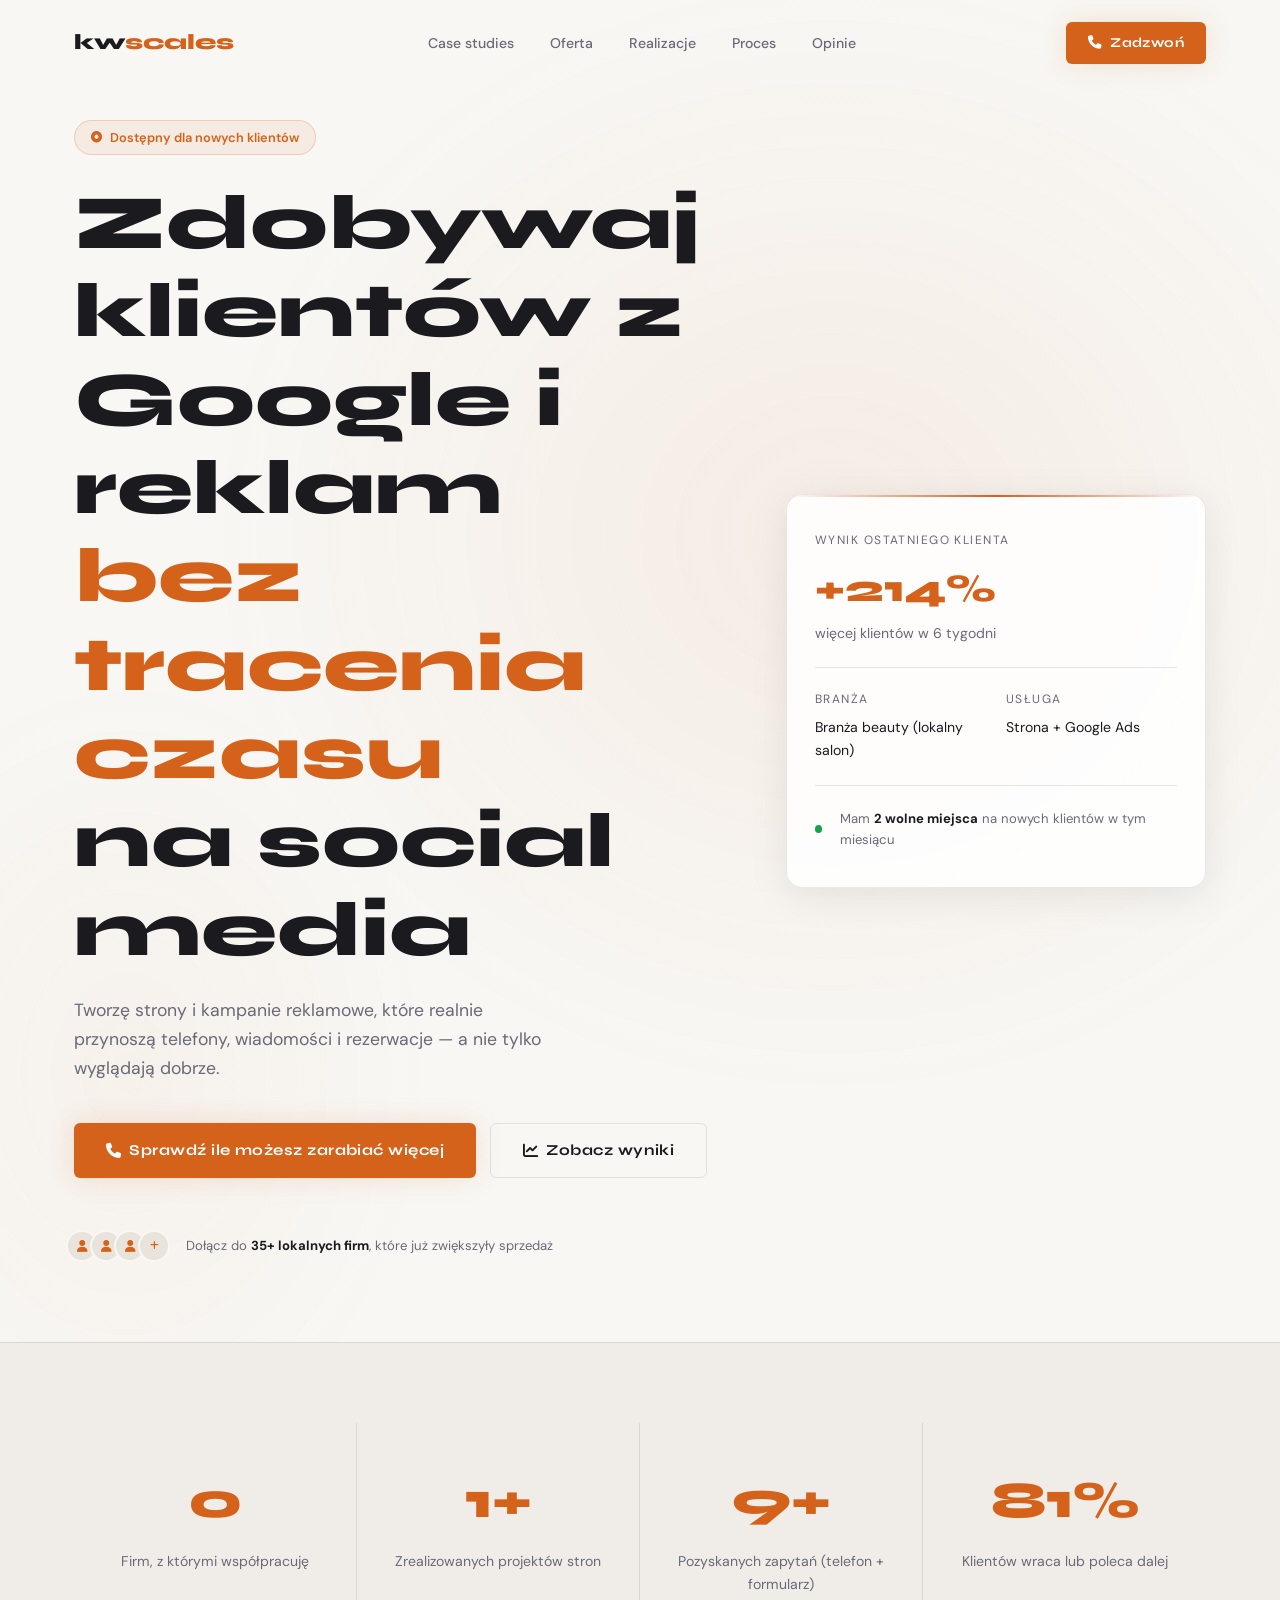
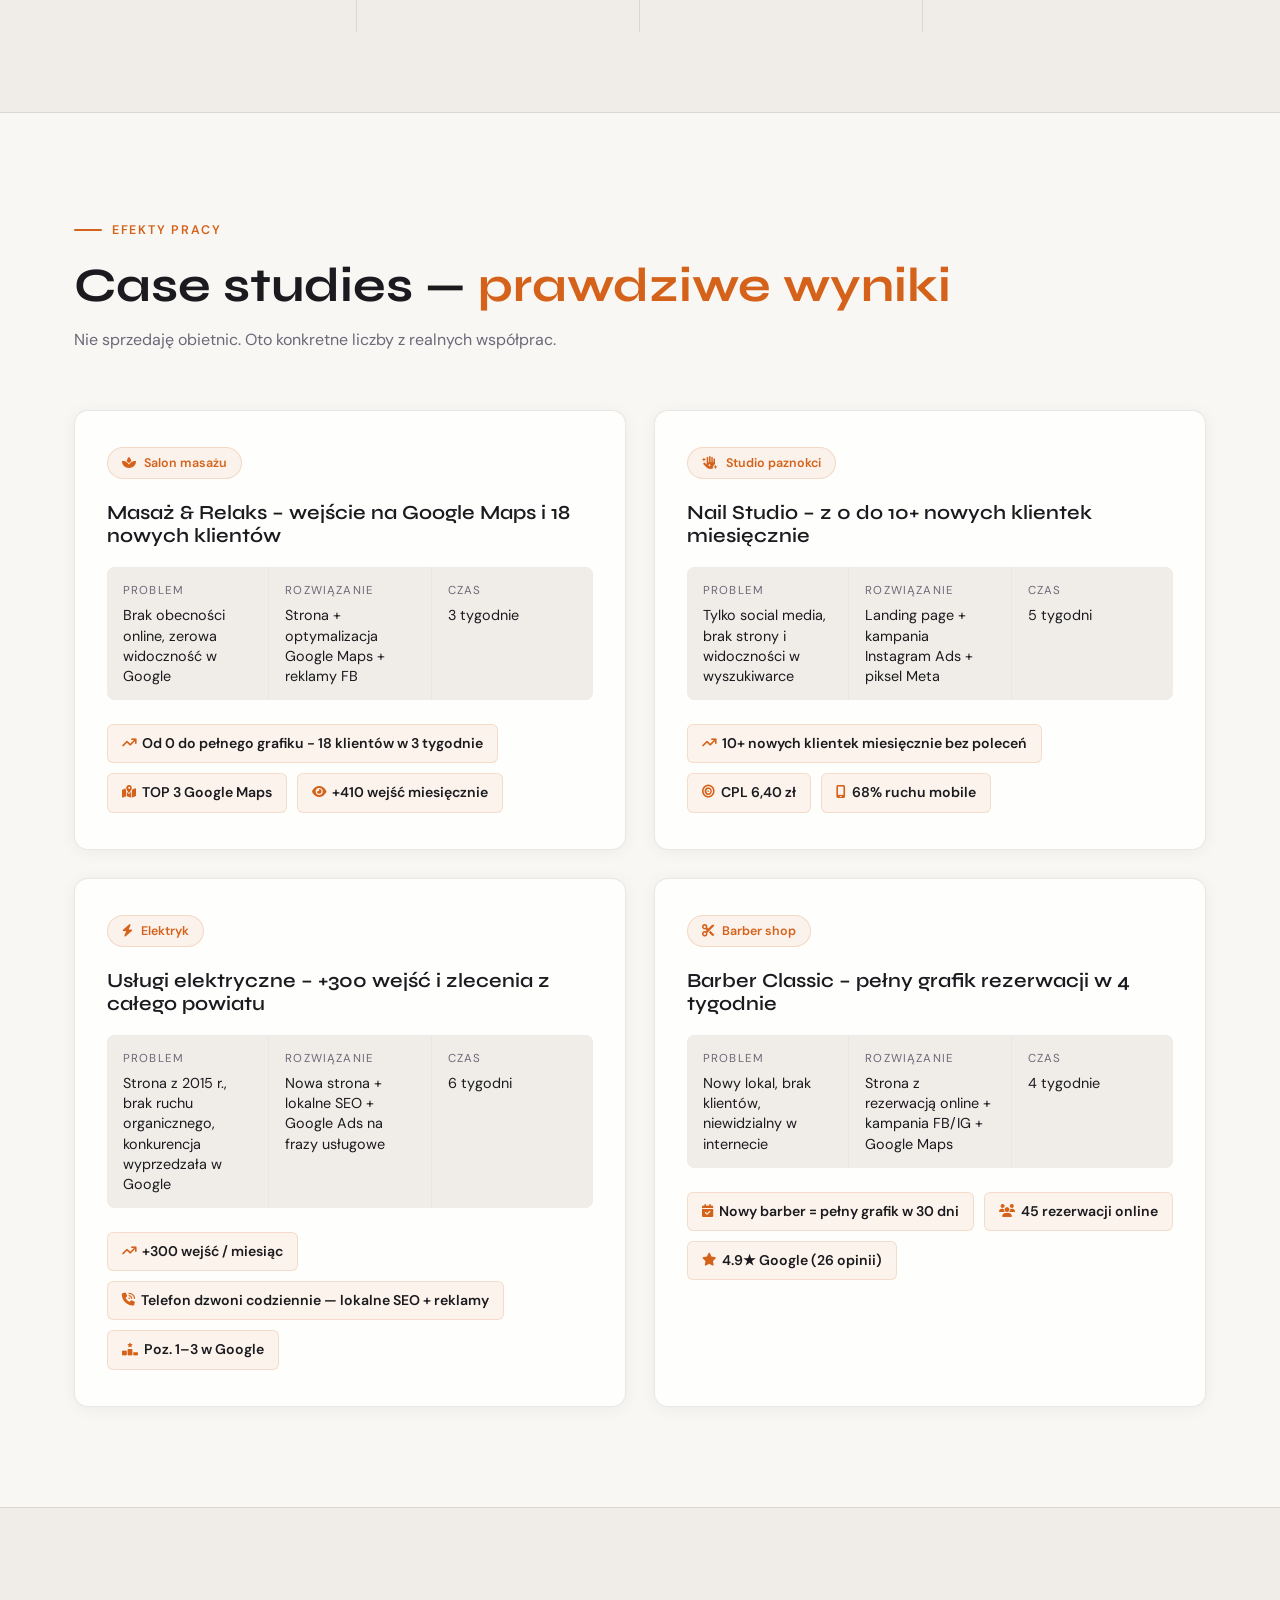
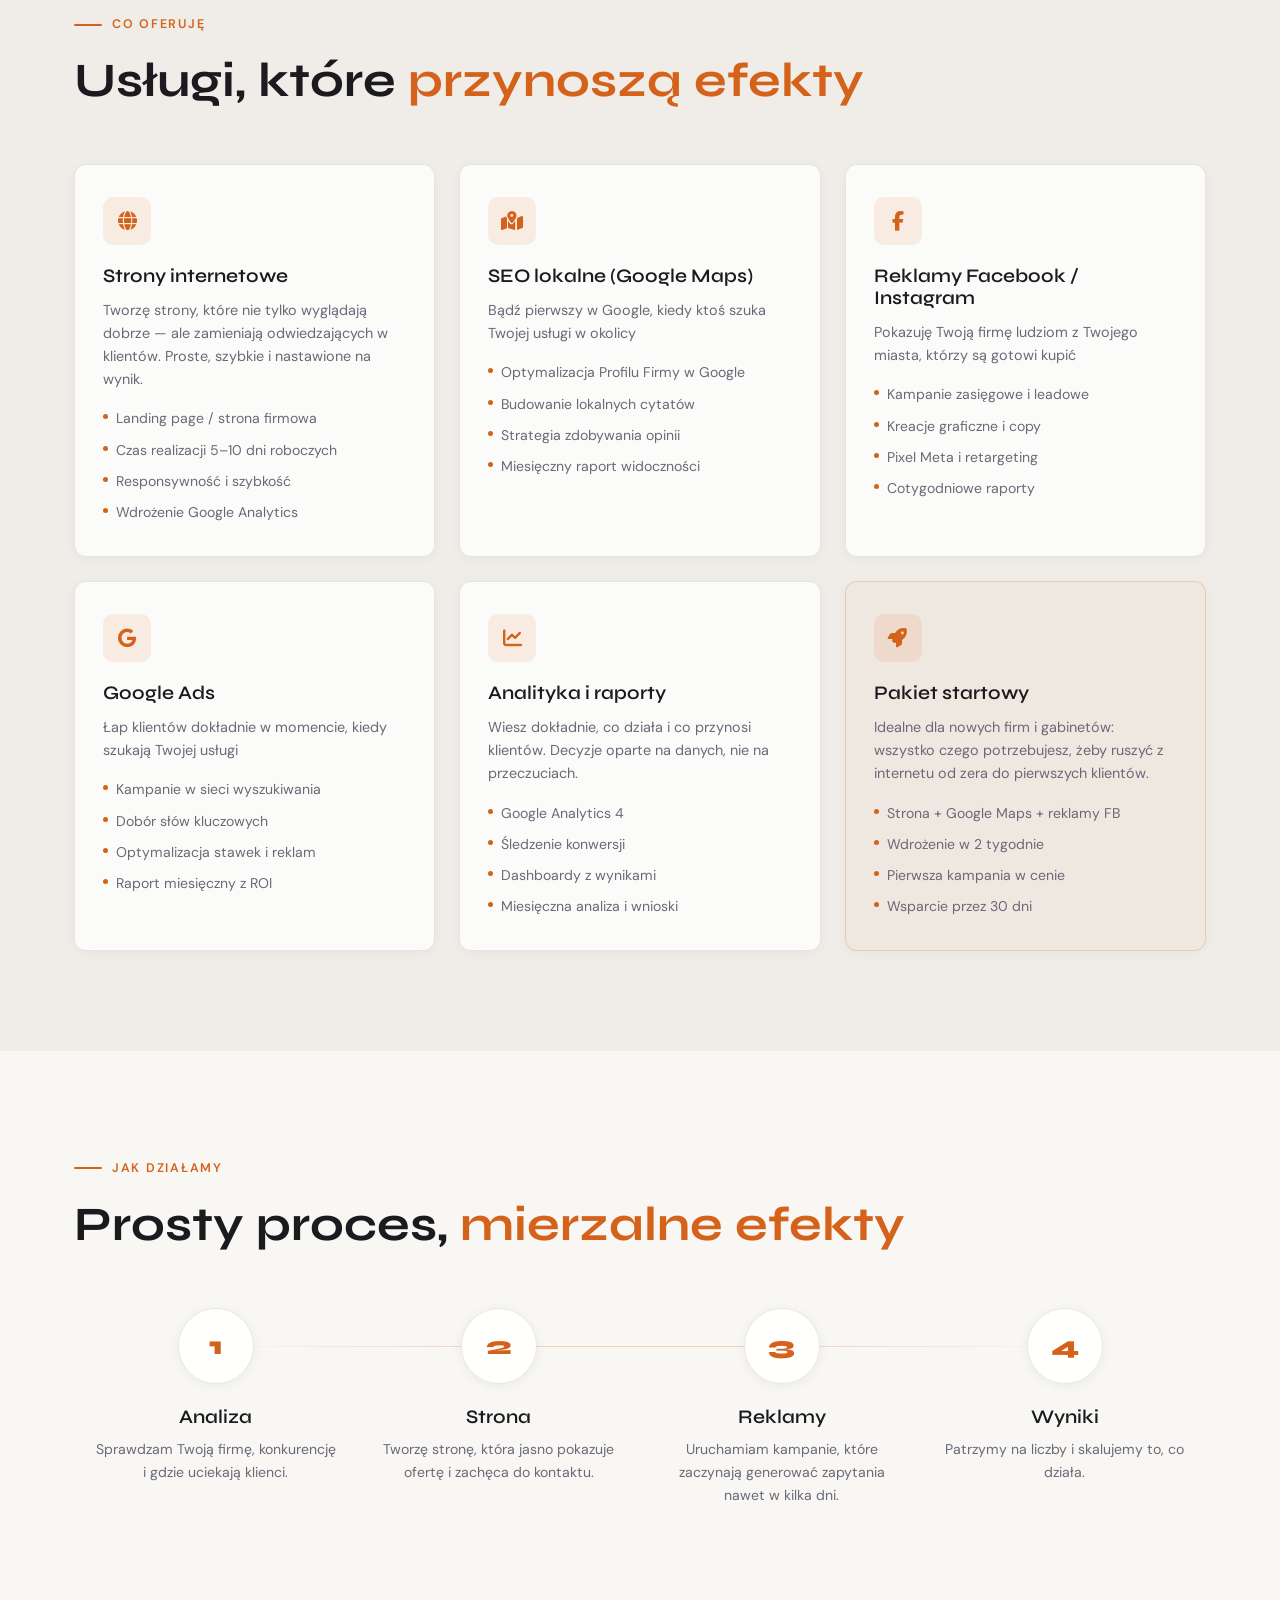
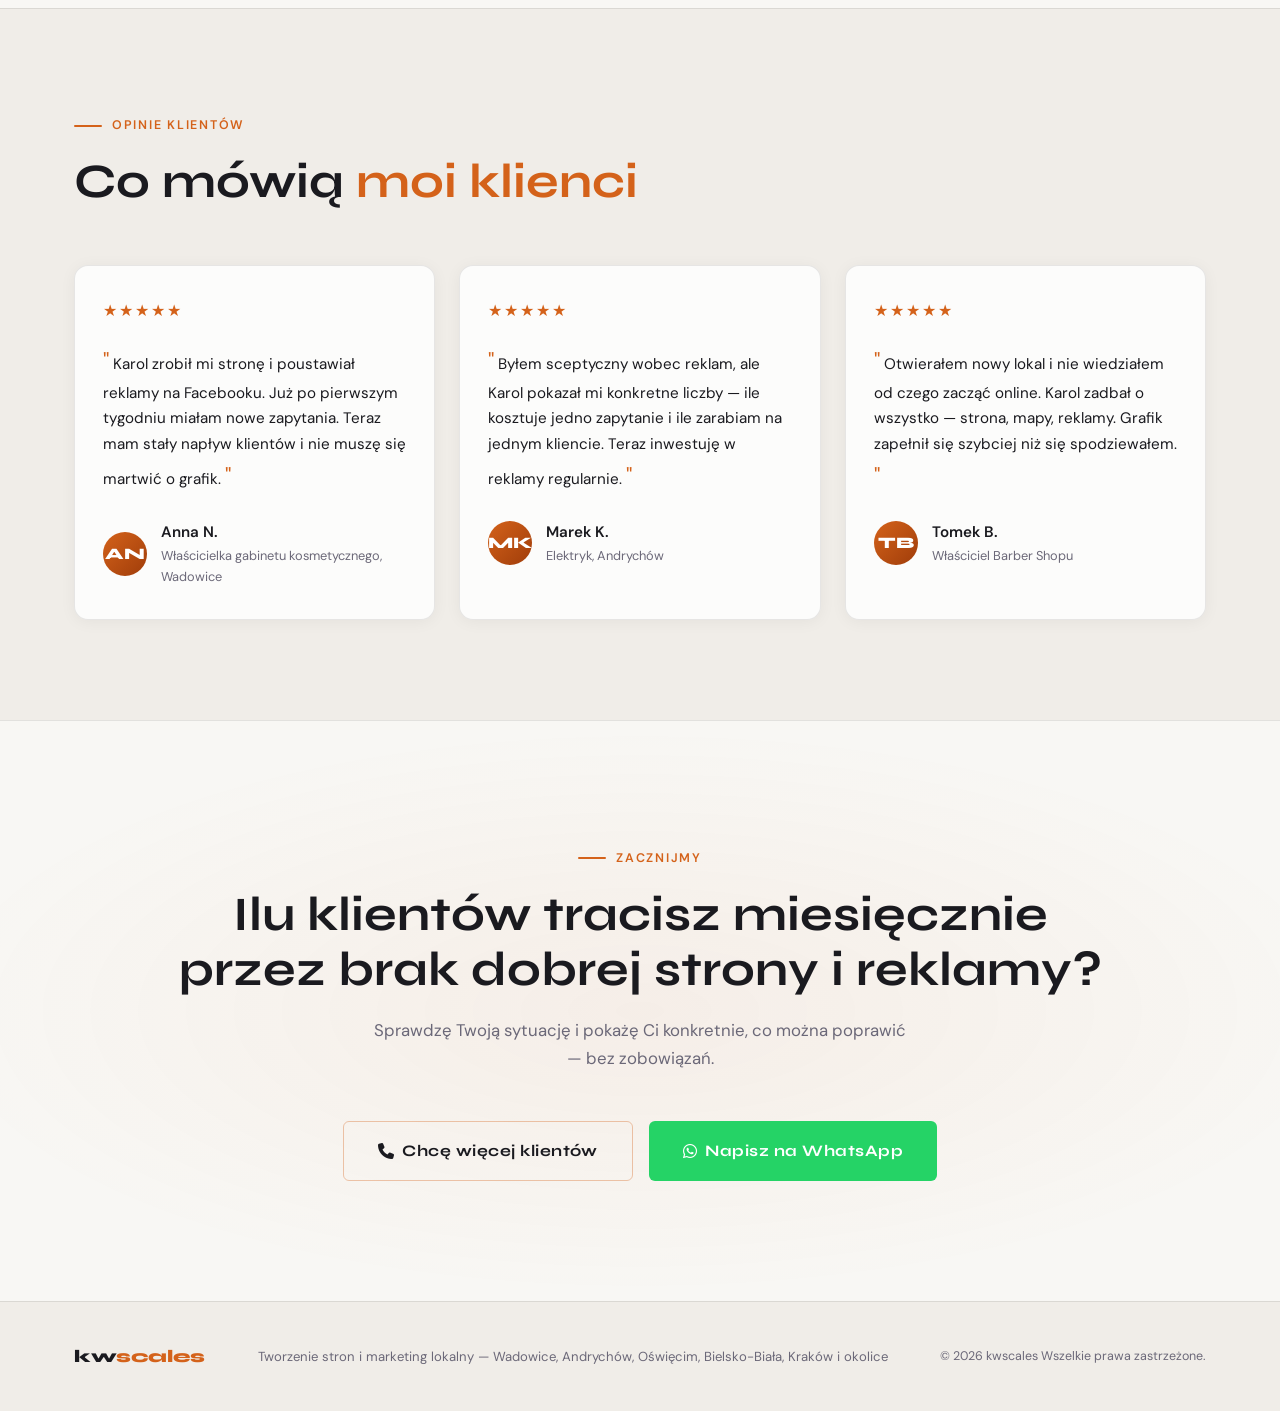
<file: index.html>
<!DOCTYPE html>
<html lang="pl">
<head>
  <meta charset="UTF-8" />
  <meta name="viewport" content="width=device-width, initial-scale=1.0" />

  <title>Karol | Tworzenie Stron i Marketing Lokalny – Wadowice, Andrychów</title>
  <meta name="description" content="Pomagam lokalnym firmom zdobywać klientów z internetu. Tworzenie stron internetowych, SEO lokalne Google Maps, reklamy Facebook i Google Ads. Wadowice, Andrychów i okolice." />
  <meta name="keywords" content="tworzenie stron Wadowice, marketing lokalny Andrychów, SEO lokalne, reklamy Facebook, Google Ads, strony internetowe małopolska" />
  <meta name="author" content="Karol" />

  <meta property="og:title" content="Karol | Marketing Lokalny i Strony Internetowe" />
  <meta property="og:description" content="Pomagam lokalnym firmom zdobywać klientów z internetu." />
  <meta property="og:type" content="website" />

  <link rel="preconnect" href="https://fonts.googleapis.com" />
  <link href="https://fonts.googleapis.com/css2?family=Syne:wght@400;600;700;800&family=DM+Sans:ital,wght@0,300;0,400;0,500;1,300&display=swap" rel="stylesheet" />
  <link rel="stylesheet" href="https://cdnjs.cloudflare.com/ajax/libs/font-awesome/6.5.0/css/all.min.css" />

  <style>
    :root {
      --bg:        #f8f7f4;
      --bg2:       #f0ede8;
      --bg3:       #e8e4dc;
      --accent:    #d4621a;
      --accent2:   #e87d35;
      --text:      #1a1a1f;
      --muted:     #6b6878;
      --border:    rgba(0,0,0,0.09);
      --card:      rgba(255,255,255,0.72);
      --glow:      rgba(212,98,26,0.16);

      --phone:     +48 000 000 000;
      --phone-raw: +48000000000;
      --wa:        48000000000;
    }

    *, *::before, *::after { box-sizing: border-box; margin: 0; padding: 0; }

    html { scroll-behavior: smooth; font-size: 16px; }

    body {
      font-family: 'DM Sans', sans-serif;
      background: var(--bg);
      color: var(--text);
      overflow-x: hidden;
      line-height: 1.65;
    }

    body::before {
      content: '';
      position: fixed; inset: 0;
      background-image: url("data:image/svg+xml,%3Csvg viewBox='0 0 256 256' xmlns='http://www.w3.org/2000/svg'%3E%3Cfilter id='n'%3E%3CfeTurbulence type='fractalNoise' baseFrequency='0.9' numOctaves='4' stitchTiles='stitch'/%3E%3C/filter%3E%3Crect width='100%25' height='100%25' filter='url(%23n)' opacity='0.04'/%3E%3C/svg%3E");
      pointer-events: none; z-index: 0; opacity: .35;
    }

    h1,h2,h3,h4 { font-family: 'Syne', sans-serif; line-height: 1.15; }
    h1 { font-size: clamp(2.4rem, 6vw, 5rem); font-weight: 800; }
    h2 { font-size: clamp(1.8rem, 4vw, 3rem); font-weight: 700; }
    h3 { font-size: 1.2rem; font-weight: 600; }

    a { color: inherit; text-decoration: none; }

    .container {
      max-width: 1180px;
      margin: 0 auto;
      padding: 0 24px;
    }

    section { position: relative; z-index: 1; }

    .btn {
      display: inline-flex; align-items: center; gap: 8px;
      padding: 14px 32px;
      border-radius: 6px;
      font-family: 'Syne', sans-serif;
      font-size: .95rem; font-weight: 700;
      letter-spacing: .03em;
      cursor: pointer;
      transition: all .25s ease;
      border: none;
    }
    .btn-primary {
      background: var(--accent);
      color: #fff;
      box-shadow: 0 0 28px var(--glow);
    }
    .btn-primary:hover {
      background: var(--accent2);
      transform: translateY(-2px);
      box-shadow: 0 6px 40px var(--glow);
    }
    .btn-outline {
      background: transparent;
      color: var(--text);
      border: 1.5px solid var(--border);
    }
    .btn-outline:hover {
      border-color: var(--accent);
      color: var(--accent);
      transform: translateY(-2px);
    }
    .btn-wa {
      background: #25D366;
      color: #fff;
    }
    .btn-wa:hover {
      background: #20bb5a;
      transform: translateY(-2px);
    }
    .btn-phone {
      background: transparent;
      color: var(--text);
      border: 1.5px solid rgba(212,98,26,.35);
    }
    .btn-phone:hover {
      border-color: var(--accent);
      color: var(--accent);
      transform: translateY(-2px);
    }

    .section-label {
      display: inline-flex; align-items: center; gap: 10px;
      font-size: .78rem; font-weight: 600; letter-spacing: .14em;
      text-transform: uppercase; color: var(--accent);
      margin-bottom: 18px;
    }
    .section-label::before {
      content: '';
      width: 28px; height: 2px;
      background: var(--accent);
      border-radius: 2px;
    }

    .grid-2 { display: grid; grid-template-columns: repeat(2, 1fr); gap: 24px; }
    .grid-3 { display: grid; grid-template-columns: repeat(3, 1fr); gap: 24px; }
    .grid-4 { display: grid; grid-template-columns: repeat(4, 1fr); gap: 24px; }

    @media(max-width:900px){
      .grid-4 { grid-template-columns: repeat(2,1fr); }
      .grid-3 { grid-template-columns: repeat(2,1fr); }
    }
    @media(max-width:600px){
      .grid-4,.grid-3,.grid-2 { grid-template-columns: 1fr; }
    }

    /* NAVBAR */
    #navbar {
      position: fixed; top: 0; left: 0; right: 0;
      z-index: 1000;
      transition: background .35s, box-shadow .35s;
      padding: 22px 0;
    }
    #navbar.scrolled {
      background: rgba(248,247,244,.94);
      backdrop-filter: blur(16px);
      box-shadow: 0 1px 0 var(--border);
      padding: 14px 0;
    }
    .nav-inner {
      display: flex; align-items: center; justify-content: space-between;
    }
    .nav-logo {
      font-family: 'Syne', sans-serif;
      font-size: 1.35rem; font-weight: 800;
    }
    .nav-logo span { color: var(--accent); }
    .nav-links {
      display: flex; align-items: center; gap: 36px;
      list-style: none;
    }
    .nav-links a {
      font-size: .88rem; font-weight: 500; color: var(--muted);
      transition: color .2s;
    }
    .nav-links a:hover { color: var(--text); }
    .nav-cta { margin-left: 16px; }

    .burger {
      display: none;
      flex-direction: column; gap: 5px; cursor: pointer;
      background: none; border: none; padding: 4px;
    }
    .burger span {
      width: 24px; height: 2px;
      background: var(--text); border-radius: 2px;
      transition: all .3s;
    }

    @media(max-width:768px){
      .nav-links, .nav-cta { display: none; }
      .burger { display: flex; }
      .nav-links.open {
        display: flex; flex-direction: column;
        position: fixed; top: 64px; left: 0; right: 0;
        background: rgba(248,247,244,.97);
        padding: 32px 24px;
        gap: 24px;
      }
      .nav-links.open + .nav-cta { display: block; }
    }

    /* HERO */
    #hero {
      min-height: 100vh;
      display: flex; align-items: center;
      padding: 120px 0 80px;
      background:
        radial-gradient(ellipse 70% 60% at 65% 40%, rgba(212,98,26,.07) 0%, transparent 70%),
        radial-gradient(ellipse 40% 50% at 10% 80%, rgba(212,98,26,.04) 0%, transparent 60%),
        var(--bg);
    }
    .hero-grid {
      display: grid;
      grid-template-columns: 1fr 420px;
      gap: 60px; align-items: center;
    }
    .hero-badge {
      display: inline-flex; align-items: center; gap: 8px;
      background: rgba(212,98,26,.08);
      border: 1px solid rgba(212,98,26,.22);
      border-radius: 100px;
      padding: 6px 16px;
      font-size: .8rem; font-weight: 600; color: var(--accent);
      margin-bottom: 24px;
    }
    .hero-badge i { font-size: .7rem; }
    .hero-h1 { margin-bottom: 22px; }
    .hero-h1 .line-accent { color: var(--accent); }
    .hero-sub {
      font-size: 1.1rem; color: var(--muted);
      max-width: 480px; margin-bottom: 40px;
    }
    .hero-ctas { display: flex; gap: 14px; flex-wrap: wrap; }
    .hero-trust {
      margin-top: 52px;
      display: flex; align-items: center; gap: 16px;
      font-size: .82rem; color: var(--muted);
    }
    .trust-dots { display: flex; }
    .trust-dots span {
      width: 32px; height: 32px; border-radius: 50%;
      background: var(--bg3); border: 2px solid var(--bg);
      margin-left: -8px;
      display: flex; align-items: center; justify-content: center;
      font-size: .75rem; color: var(--accent);
    }

    .hero-card {
      background: rgba(255,255,255,0.85);
      border: 1px solid var(--border);
      border-radius: 16px;
      padding: 36px 28px;
      position: relative;
      overflow: hidden;
      box-shadow: 0 8px 40px rgba(0,0,0,0.08);
    }
    .hero-card::before {
      content: '';
      position: absolute; top: 0; left: 0; right: 0; height: 2px;
      background: linear-gradient(90deg, transparent, var(--accent), transparent);
    }
    .hc-label {
      font-size: .75rem; text-transform: uppercase; letter-spacing: .12em;
      color: var(--muted); margin-bottom: 6px;
    }
    .hc-big {
      font-family: 'Syne', sans-serif;
      font-size: 2.4rem; font-weight: 800; color: var(--accent);
      margin-bottom: 2px;
    }
    .hc-desc { font-size: .88rem; color: var(--muted); }
    .hc-divider { height: 1px; background: var(--border); margin: 22px 0; }
    .hc-row { display: flex; gap: 20px; }
    .hc-col { flex: 1; }

    .pulse-dot {
      display: inline-block;
      width: 8px; height: 8px; border-radius: 50%;
      background: #16a34a; margin-right: 6px;
      animation: pulse 2s infinite;
    }
    @keyframes pulse {
      0%,100%{ box-shadow:0 0 0 0 rgba(22,163,74,.4); }
      50%{ box-shadow:0 0 0 6px rgba(22,163,74,0); }
    }

    @media(max-width:900px){
      .hero-grid { grid-template-columns: 1fr; }
      .hero-card { max-width: 480px; }
    }

    /* STATS */
    #stats {
      padding: 80px 0;
      background: var(--bg2);
      border-top: 1px solid var(--border);
      border-bottom: 1px solid var(--border);
    }
    .stats-grid {
      display: grid;
      grid-template-columns: repeat(4,1fr);
      gap: 0;
    }
    .stat-item {
      padding: 36px 32px;
      text-align: center;
      border-right: 1px solid var(--border);
    }
    .stat-item:last-child { border-right: none; }
    .stat-num {
      font-family: 'Syne', sans-serif;
      font-size: clamp(2rem, 4vw, 3.2rem);
      font-weight: 800; color: var(--accent);
      display: block; margin-bottom: 6px;
    }
    .stat-label { font-size: .88rem; color: var(--muted); }

    @media(max-width:768px){
      .stats-grid { grid-template-columns: repeat(2,1fr); }
      .stat-item:nth-child(2) { border-right: none; }
      .stat-item:nth-child(3) { border-right: 1px solid var(--border); border-top: 1px solid var(--border); }
      .stat-item:nth-child(4) { border-top: 1px solid var(--border); border-right: none; }
    }
    @media(max-width:480px){
      .stats-grid { grid-template-columns: 1fr; }
      .stat-item { border-right: none !important; border-top: 1px solid var(--border); }
      .stat-item:first-child { border-top: none; }
    }

    /* CASE STUDIES */
    #cases {
      padding: 100px 0;
      background: var(--bg);
    }
    .section-head { margin-bottom: 56px; }
    .section-head h2 span { color: var(--accent); }

    .cases-grid {
      display: grid;
      grid-template-columns: repeat(2,1fr);
      gap: 28px;
    }
    .case-card {
      background: rgba(255,255,255,0.8);
      border: 1px solid var(--border);
      border-radius: 14px;
      padding: 36px 32px;
      transition: border-color .3s, transform .3s;
      position: relative;
      overflow: hidden;
      box-shadow: 0 2px 16px rgba(0,0,0,0.05);
    }
    .case-card:hover {
      border-color: rgba(212,98,26,.35);
      transform: translateY(-4px);
    }
    .case-card::after {
      content: '';
      position: absolute; bottom: 0; left: 0; right: 0; height: 3px;
      background: linear-gradient(90deg, var(--accent), transparent);
      opacity: 0; transition: opacity .3s;
    }
    .case-card:hover::after { opacity: 1; }

    .case-industry {
      display: inline-flex; align-items: center; gap: 8px;
      background: rgba(212,98,26,.08);
      border: 1px solid rgba(212,98,26,.18);
      border-radius: 100px;
      padding: 5px 14px;
      font-size: .78rem; font-weight: 600; color: var(--accent);
      margin-bottom: 22px;
    }
    .case-title { font-size: 1.25rem; margin-bottom: 20px; }

    .case-row {
      display: grid;
      grid-template-columns: 1fr 1fr 1fr;
      gap: 1px;
      background: var(--border);
      border-radius: 8px;
      overflow: hidden;
      margin-bottom: 24px;
    }
    .case-col {
      background: var(--bg2);
      padding: 14px 16px;
    }
    .case-col-label {
      font-size: .72rem; text-transform: uppercase;
      letter-spacing: .1em; color: var(--muted);
      margin-bottom: 5px;
    }
    .case-col-val { font-size: .9rem; line-height: 1.4; }

    .case-results {
      display: flex; flex-wrap: wrap; gap: 10px;
    }
    .case-result-tag {
      display: inline-flex; align-items: center; gap: 6px;
      background: rgba(212,98,26,.07);
      border: 1px solid rgba(212,98,26,.16);
      border-radius: 6px;
      padding: 7px 14px;
      font-size: .88rem; font-weight: 600; color: var(--text);
    }
    .case-result-tag i { color: var(--accent); font-size: .8rem; }

    @media(max-width:768px){
      .cases-grid { grid-template-columns: 1fr; }
      .case-row { grid-template-columns: 1fr; }
    }

    /* OFERTA */
    #offer {
      padding: 100px 0;
      background: var(--bg2);
      border-top: 1px solid var(--border);
    }
    .offer-grid {
      display: grid;
      grid-template-columns: repeat(3,1fr);
      gap: 24px;
    }
    .offer-card {
      background: rgba(255,255,255,0.75);
      border: 1px solid var(--border);
      border-radius: 12px;
      padding: 32px 28px;
      transition: border-color .3s, transform .3s;
      box-shadow: 0 2px 12px rgba(0,0,0,0.04);
    }
    .offer-card:hover {
      border-color: rgba(212,98,26,.3);
      transform: translateY(-3px);
    }
    .offer-icon {
      width: 48px; height: 48px; border-radius: 10px;
      background: rgba(212,98,26,.1);
      display: flex; align-items: center; justify-content: center;
      font-size: 1.2rem; color: var(--accent);
      margin-bottom: 20px;
    }
    .offer-card h3 { margin-bottom: 12px; }
    .offer-card p { font-size: .9rem; color: var(--muted); line-height: 1.6; }
    .offer-card ul {
      margin-top: 16px; padding-left: 0; list-style: none;
      display: flex; flex-direction: column; gap: 8px;
    }
    .offer-card ul li {
      display: flex; align-items: flex-start; gap: 8px;
      font-size: .88rem; color: var(--muted);
    }
    .offer-card ul li::before {
      content: '';
      display: inline-block;
      width: 5px; height: 5px; border-radius: 50%;
      background: var(--accent);
      margin-top: 7px; flex-shrink: 0;
    }

    @media(max-width:900px){ .offer-grid { grid-template-columns: repeat(2,1fr); } }
    @media(max-width:600px){ .offer-grid { grid-template-columns: 1fr; } }

    /* PROCES */
    #process {
      padding: 100px 0;
      background: var(--bg);
    }
    .process-steps {
      display: grid;
      grid-template-columns: repeat(4,1fr);
      gap: 0;
      margin-top: 56px;
      position: relative;
    }
    .process-steps::before {
      content: '';
      position: absolute;
      top: 38px; left: 12.5%; right: 12.5%;
      height: 1px;
      background: linear-gradient(90deg, transparent, var(--accent), var(--accent), transparent);
      opacity: .25;
    }
    .step {
      text-align: center;
      padding: 0 20px;
    }
    .step-num {
      width: 76px; height: 76px; border-radius: 50%;
      background: rgba(255,255,255,0.9);
      border: 1px solid var(--border);
      display: flex; align-items: center; justify-content: center;
      margin: 0 auto 22px;
      position: relative; z-index: 1;
      transition: border-color .3s;
      box-shadow: 0 2px 12px rgba(0,0,0,0.06);
    }
    .step:hover .step-num {
      border-color: var(--accent);
      box-shadow: 0 0 24px var(--glow);
    }
    .step-num span {
      font-family: 'Syne', sans-serif;
      font-size: 1.6rem; font-weight: 800; color: var(--accent);
    }
    .step h3 { margin-bottom: 10px; }
    .step p { font-size: .88rem; color: var(--muted); }

    @media(max-width:768px){
      .process-steps { grid-template-columns: repeat(2,1fr); gap: 40px; }
      .process-steps::before { display: none; }
    }
    @media(max-width:480px){ .process-steps { grid-template-columns: 1fr; } }

    /* OPINIE */
    #reviews {
      padding: 100px 0;
      background: var(--bg2);
      border-top: 1px solid var(--border);
    }
    .reviews-grid {
      display: grid;
      grid-template-columns: repeat(3,1fr);
      gap: 24px;
      margin-top: 56px;
    }
    .review-card {
      background: rgba(255,255,255,0.8);
      border: 1px solid var(--border);
      border-radius: 14px;
      padding: 32px 28px;
      box-shadow: 0 2px 16px rgba(0,0,0,0.05);
    }
    .review-stars {
      color: var(--accent);
      font-size: 1rem; margin-bottom: 18px;
      letter-spacing: 2px;
    }
    .review-text {
      font-size: .95rem; color: var(--text);
      line-height: 1.7; margin-bottom: 24px;
    }
    .review-text::before { content: '"'; color: var(--accent); font-size: 1.4rem; }
    .review-text::after { content: '"'; color: var(--accent); font-size: 1.4rem; }
    .reviewer {
      display: flex; align-items: center; gap: 14px;
    }
    .reviewer-avatar {
      width: 44px; height: 44px; border-radius: 50%;
      background: linear-gradient(135deg, var(--accent), #a03d0a);
      display: flex; align-items: center; justify-content: center;
      font-family: 'Syne', sans-serif;
      font-weight: 800; font-size: 1rem; color: #fff;
      flex-shrink: 0;
    }
    .reviewer-name { font-weight: 600; font-size: .95rem; }
    .reviewer-role { font-size: .8rem; color: var(--muted); }

    @media(max-width:900px){ .reviews-grid { grid-template-columns: 1fr; } }

    /* FINAL CTA */
    #cta {
      padding: 120px 0;
      background:
        radial-gradient(ellipse 80% 70% at 50% 50%, rgba(212,98,26,.06) 0%, transparent 70%),
        var(--bg);
      border-top: 1px solid var(--border);
      text-align: center;
    }
    #cta h2 { margin-bottom: 20px; }
    #cta p { color: var(--muted); font-size: 1.05rem; max-width: 540px; margin: 0 auto 48px; }
    .cta-buttons { display: flex; gap: 16px; justify-content: center; flex-wrap: wrap; }

    /* FOOTER */
    footer {
      background: var(--bg2);
      border-top: 1px solid var(--border);
      padding: 40px 0;
    }
    .footer-inner {
      display: flex; align-items: center; justify-content: space-between;
      flex-wrap: wrap; gap: 20px;
    }
    .footer-logo {
      font-family: 'Syne', sans-serif;
      font-size: 1.1rem; font-weight: 800;
    }
    .footer-logo span { color: var(--accent); }
    footer p { font-size: .82rem; color: var(--muted); }

    /* ANIMATIONS */
    .reveal {
      opacity: 0;
      transform: translateY(28px);
      transition: opacity .65s ease, transform .65s ease;
    }
    .reveal.visible {
      opacity: 1;
      transform: translateY(0);
    }
    .reveal-delay-1 { transition-delay: .1s; }
    .reveal-delay-2 { transition-delay: .2s; }
    .reveal-delay-3 { transition-delay: .3s; }
    .reveal-delay-4 { transition-delay: .4s; }

    .count-up { display: inline-block; }
  </style>
</head>
<body>

<nav id="navbar">
  <div class="container">
    <div class="nav-inner">
      <a href="#hero" class="nav-logo">kw<span>scales</span></a>
      <ul class="nav-links" id="navLinks">
        <li><a href="#cases">Case studies</a></li>
        <li><a href="#offer">Oferta</a></li>
	<li><a href="strony.html">Realizacje</a></li>
        <li><a href="#process">Proces</a></li>
        <li><a href="#reviews">Opinie</a></li>
      </ul>
      <a href="tel:+48577594266" class="btn btn-primary nav-cta" style="padding:10px 22px;font-size:.85rem;">
        <i class="fas fa-phone"></i> Zadzwoń
      </a>
      <button class="burger" id="burger" aria-label="Menu">
        <span></span><span></span><span></span>
      </button>
    </div>
  </div>
</nav>

<section id="hero">
  <div class="container">
    <div class="hero-grid">

      <div class="hero-left">
        <div class="hero-badge reveal">
          <i class="fas fa-circle-dot"></i>
          Dostępny dla nowych klientów
        </div>
        <h1 class="hero-h1 reveal reveal-delay-1">
          Zdobywaj klientów z Google i reklam<br>
          <span class="line-accent">bez tracenia czasu</span><br>
          na social media
        </h1>
        <p class="hero-sub reveal reveal-delay-2">
          Tworzę strony i kampanie reklamowe, które realnie przynoszą telefony, wiadomości i rezerwacje — a nie tylko wyglądają dobrze.
        </p>
        <div class="hero-ctas reveal reveal-delay-3">
          <a href="tel:+48577594266" class="btn btn-primary">
            <i class="fas fa-phone"></i> Sprawdź ile możesz zarabiać więcej
          </a>
          <a href="#cases" class="btn btn-outline">
            <i class="fas fa-chart-line"></i> Zobacz wyniki
          </a>
        </div>
        <div class="hero-trust reveal reveal-delay-4">
          <div class="trust-dots">
            <span><i class="fas fa-user"></i></span>
            <span><i class="fas fa-user"></i></span>
            <span><i class="fas fa-user"></i></span>
            <span><i class="fas fa-plus" style="font-size:.6rem;"></i></span>
          </div>
          <span>Dołącz do <strong style="color:var(--text)">35+ lokalnych firm</strong>, które już zwiększyły sprzedaż</span>
        </div>
      </div>

      <div class="hero-right reveal reveal-delay-2">
        <div class="hero-card">
          <div class="hc-label">Wynik ostatniego klienta</div>
          <div class="hc-big">+214%</div>
          <div class="hc-desc">więcej klientów w 6 tygodni</div>
          <div class="hc-divider"></div>
          <div class="hc-row">
            <div class="hc-col">
              <div class="hc-label">Branża</div>
              <div class="hc-desc" style="color:var(--text)">Branża beauty (lokalny salon)</div>
            </div>
            <div class="hc-col">
              <div class="hc-label">Usługa</div>
              <div class="hc-desc" style="color:var(--text)">Strona + Google Ads</div>
            </div>
          </div>
          <div class="hc-divider"></div>
          <div style="display:flex;gap:12px;align-items:center;">
            <span class="pulse-dot"></span>
            <span style="font-size:.82rem;color:var(--muted)">
              Mam <strong style="color:var(--text)">2 wolne miejsca</strong>  na nowych klientów w tym miesiącu
            </span>
          </div>
        </div>
      </div>

    </div>
  </div>
</section>

<section id="stats">
  <div class="container">
    <div class="stats-grid">
      <div class="stat-item reveal">
  <span class="stat-num"><span class="count-up" data-target="1">0</span></span>
  <div class="stat-label">Firm, z którymi współpracuję</div>
</div>

<div class="stat-item reveal reveal-delay-1">
  <span class="stat-num"><span class="count-up" data-target="2">0</span>+</span>
  <div class="stat-label">Zrealizowanych projektów stron</div>
</div>

<div class="stat-item reveal reveal-delay-2">
  <span class="stat-num"><span class="count-up" data-target="10">0</span>+</span>
  <div class="stat-label">Pozyskanych zapytań (telefon + formularz)</div>
</div>

<div class="stat-item reveal reveal-delay-3">
  <span class="stat-num"><span class="count-up" data-target="90">0</span>%</span>
  <div class="stat-label">Klientów wraca lub poleca dalej</div>
</div>
    </div>
  </div>
</section>

<section id="cases">
  <div class="container">
    <div class="section-head reveal">
      <div class="section-label">Efekty pracy</div>
      <h2>Case studies — <span>prawdziwe wyniki</span></h2>
      <p style="color:var(--muted);margin-top:14px;max-width:560px;">
        Nie sprzedaję obietnic. Oto konkretne liczby z realnych współprac.
      </p>
    </div>

    <div class="cases-grid">

      <div class="case-card reveal">
        <div class="case-industry">
          <i class="fas fa-spa"></i> Salon masażu
        </div>
        <h3 class="case-title">Masaż & Relaks – wejście na Google Maps i 18 nowych klientów</h3>
        <div class="case-row">
          <div class="case-col">
            <div class="case-col-label">Problem</div>
            <div class="case-col-val">Brak obecności online, zerowa widoczność w Google</div>
          </div>
          <div class="case-col">
            <div class="case-col-label">Rozwiązanie</div>
            <div class="case-col-val">Strona + optymalizacja Google Maps + reklamy FB</div>
          </div>
          <div class="case-col">
            <div class="case-col-label">Czas</div>
            <div class="case-col-val">3 tygodnie</div>
          </div>
        </div>
        <div class="case-results">
          <div class="case-result-tag"><i class="fas fa-arrow-trend-up"></i> Od 0 do pełnego grafiku - 18 klientów w 3 tygodnie</div>
          <div class="case-result-tag"><i class="fas fa-map-location-dot"></i> TOP 3 Google Maps</div>
          <div class="case-result-tag"><i class="fas fa-eye"></i> +410 wejść miesięcznie</div>
        </div>
      </div>

      <div class="case-card reveal reveal-delay-1">
        <div class="case-industry">
          <i class="fas fa-hand-sparkles"></i> Studio paznokci
        </div>
        <h3 class="case-title">Nail Studio – z 0 do 10+ nowych klientek miesięcznie</h3>
        <div class="case-row">
          <div class="case-col">
            <div class="case-col-label">Problem</div>
            <div class="case-col-val">Tylko social media, brak strony i widoczności w wyszukiwarce</div>
          </div>
          <div class="case-col">
            <div class="case-col-label">Rozwiązanie</div>
            <div class="case-col-val">Landing page + kampania Instagram Ads + piksel Meta</div>
          </div>
          <div class="case-col">
            <div class="case-col-label">Czas</div>
            <div class="case-col-val">5 tygodni</div>
          </div>
        </div>
        <div class="case-results">
          <div class="case-result-tag"><i class="fas fa-arrow-trend-up"></i> 10+ nowych klientek miesięcznie bez poleceń</div>
          <div class="case-result-tag"><i class="fas fa-bullseye"></i> CPL 6,40 zł</div>
          <div class="case-result-tag"><i class="fas fa-mobile-screen"></i> 68% ruchu mobile</div>
        </div>
      </div>

      <div class="case-card reveal">
        <div class="case-industry">
          <i class="fas fa-bolt"></i> Elektryk
        </div>
        <h3 class="case-title">Usługi elektryczne – +300 wejść i zlecenia z całego powiatu</h3>
        <div class="case-row">
          <div class="case-col">
            <div class="case-col-label">Problem</div>
            <div class="case-col-val">Strona z 2015 r., brak ruchu organicznego, konkurencja wyprzedzała w Google</div>
          </div>
          <div class="case-col">
            <div class="case-col-label">Rozwiązanie</div>
            <div class="case-col-val">Nowa strona + lokalne SEO + Google Ads na frazy usługowe</div>
          </div>
          <div class="case-col">
            <div class="case-col-label">Czas</div>
            <div class="case-col-val">6 tygodni</div>
          </div>
        </div>
        <div class="case-results">
          <div class="case-result-tag"><i class="fas fa-arrow-trend-up"></i> +300 wejść / miesiąc</div>
          <div class="case-result-tag"><i class="fas fa-phone-volume"></i> Telefon dzwoni codziennie — lokalne SEO + reklamy</div>
          <div class="case-result-tag"><i class="fas fa-ranking-star"></i> Poz. 1–3 w Google</div>
        </div>
      </div>

      <div class="case-card reveal reveal-delay-1">
        <div class="case-industry">
          <i class="fas fa-scissors"></i> Barber shop
        </div>
        <h3 class="case-title">Barber Classic – pełny grafik rezerwacji w 4 tygodnie</h3>
        <div class="case-row">
          <div class="case-col">
            <div class="case-col-label">Problem</div>
            <div class="case-col-val">Nowy lokal, brak klientów, niewidzialny w internecie</div>
          </div>
          <div class="case-col">
            <div class="case-col-label">Rozwiązanie</div>
            <div class="case-col-val">Strona z rezerwacją online + kampania FB/IG + Google Maps</div>
          </div>
          <div class="case-col">
            <div class="case-col-label">Czas</div>
            <div class="case-col-val">4 tygodnie</div>
          </div>
        </div>
        <div class="case-results">
          <div class="case-result-tag"><i class="fas fa-calendar-check"></i> Nowy barber = pełny grafik w 30 dni</div>
          <div class="case-result-tag"><i class="fas fa-users"></i> 45 rezerwacji online</div>
          <div class="case-result-tag"><i class="fas fa-star"></i> 4.9★ Google (26 opinii)</div>
        </div>
      </div>

    </div>
  </div>
</section>

<section id="offer">
  <div class="container">
    <div class="section-head reveal">
      <div class="section-label">Co oferuję</div>
      <h2>Usługi, które <span>przynoszą efekty</span></h2>
    </div>

    <div class="offer-grid">

      <div class="offer-card reveal">
        <div class="offer-icon"><i class="fas fa-globe"></i></div>
        <h3>Strony internetowe</h3>
        <p>Tworzę strony, które nie tylko wyglądają dobrze — ale zamieniają odwiedzających w klientów. Proste, szybkie i nastawione na wynik.</p>
        <ul>
          <li>Landing page / strona firmowa</li>
          <li>Czas realizacji 5–10 dni roboczych</li>
          <li>Responsywność i szybkość</li>
          <li>Wdrożenie Google Analytics</li>
        </ul>
      </div>

      <div class="offer-card reveal reveal-delay-1">
        <div class="offer-icon"><i class="fas fa-map-location-dot"></i></div>
        <h3>SEO lokalne (Google Maps)</h3>
        <p>Bądź pierwszy w Google, kiedy ktoś szuka Twojej usługi w okolicy</p>
        <ul>
          <li>Optymalizacja Profilu Firmy w Google</li>
          <li>Budowanie lokalnych cytatów</li>
          <li>Strategia zdobywania opinii</li>
          <li>Miesięczny raport widoczności</li>
        </ul>
      </div>

      <div class="offer-card reveal reveal-delay-2">
        <div class="offer-icon"><i class="fab fa-facebook-f"></i></div>
        <h3>Reklamy Facebook / Instagram</h3>
        <p>Pokazuję Twoją firmę ludziom z Twojego miasta, którzy są gotowi kupić</p>
        <ul>
          <li>Kampanie zasięgowe i leadowe</li>
          <li>Kreacje graficzne i copy</li>
          <li>Pixel Meta i retargeting</li>
          <li>Cotygodniowe raporty</li>
        </ul>
      </div>

      <div class="offer-card reveal">
        <div class="offer-icon"><i class="fab fa-google"></i></div>
        <h3>Google Ads</h3>
        <p>Łap klientów dokładnie w momencie, kiedy szukają Twojej usługi</p>
        <ul>
          <li>Kampanie w sieci wyszukiwania</li>
          <li>Dobór słów kluczowych</li>
          <li>Optymalizacja stawek i reklam</li>
          <li>Raport miesięczny z ROI</li>
        </ul>
      </div>

      <div class="offer-card reveal reveal-delay-1">
        <div class="offer-icon"><i class="fas fa-chart-line"></i></div>
        <h3>Analityka i raporty</h3>
        <p>Wiesz dokładnie, co działa i co przynosi klientów. Decyzje oparte na danych, nie na przeczuciach.</p>
        <ul>
          <li>Google Analytics 4</li>
          <li>Śledzenie konwersji</li>
          <li>Dashboardy z wynikami</li>
          <li>Miesięczna analiza i wnioski</li>
        </ul>
      </div>

      <div class="offer-card reveal reveal-delay-2" style="border-color:rgba(212,98,26,.22);background:rgba(212,98,26,.03);">
        <div class="offer-icon"><i class="fas fa-rocket"></i></div>
        <h3>Pakiet startowy</h3>
        <p>Idealne dla nowych firm i gabinetów: wszystko czego potrzebujesz, żeby ruszyć z internetu od zera do pierwszych klientów.</p>
        <ul>
          <li>Strona + Google Maps + reklamy FB</li>
          <li>Wdrożenie w 2 tygodnie</li>
          <li>Pierwsza kampania w cenie</li>
          <li>Wsparcie przez 30 dni</li>
        </ul>
      </div>

    </div>
  </div>
</section>

<section id="process">
  <div class="container">
    <div class="section-head reveal">
      <div class="section-label">Jak działamy</div>
      <h2>Prosty proces, <span>mierzalne efekty</span></h2>
    </div>

    <div class="process-steps">
      <div class="step reveal">
        <div class="step-num"><span>1</span></div>
        <h3>Analiza</h3>
        <p>Sprawdzam Twoją firmę, konkurencję i gdzie uciekają klienci.</p>
      </div>
      <div class="step reveal reveal-delay-1">
        <div class="step-num"><span>2</span></div>
        <h3>Strona</h3>
        <p>Tworzę stronę, która jasno pokazuje ofertę i zachęca do kontaktu.</p>
      </div>
      <div class="step reveal reveal-delay-2">
        <div class="step-num"><span>3</span></div>
        <h3>Reklamy</h3>
        <p>Uruchamiam kampanie, które zaczynają generować zapytania nawet w kilka dni.</p>
      </div>
      <div class="step reveal reveal-delay-3">
        <div class="step-num"><span>4</span></div>
        <h3>Wyniki</h3>
        <p>Patrzymy na liczby i skalujemy to, co działa.</p>
      </div>
    </div>
  </div>
</section>

<section id="reviews">
  <div class="container">
    <div class="section-head reveal">
      <div class="section-label">Opinie klientów</div>
      <h2>Co mówią <span>moi klienci</span></h2>
    </div>

    <div class="reviews-grid">

      <div class="review-card reveal">
        <div class="review-stars">★★★★★</div>
        <p class="review-text">
          Karol zrobił mi stronę i poustawiał reklamy na Facebooku. Już po pierwszym tygodniu miałam nowe zapytania. Teraz mam stały napływ klientów i nie muszę się martwić o grafik.
        </p>
        <div class="reviewer">
          <div class="reviewer-avatar">AN</div>
          <div>
            <div class="reviewer-name">Anna N.</div>
            <div class="reviewer-role">Właścicielka gabinetu kosmetycznego, Wadowice</div>
          </div>
        </div>
      </div>

      <div class="review-card reveal reveal-delay-1">
        <div class="review-stars">★★★★★</div>
        <p class="review-text">
          Byłem sceptyczny wobec reklam, ale Karol pokazał mi konkretne liczby — ile kosztuje jedno zapytanie i ile zarabiam na jednym kliencie. Teraz inwestuję w reklamy regularnie.
        </p>
        <div class="reviewer">
          <div class="reviewer-avatar">MK</div>
          <div>
            <div class="reviewer-name">Marek K.</div>
            <div class="reviewer-role">Elektryk, Andrychów</div>
          </div>
        </div>
      </div>

      <div class="review-card reveal reveal-delay-2">
        <div class="review-stars">★★★★★</div>
        <p class="review-text">
          Otwierałem nowy lokal i nie wiedziałem od czego zacząć online. Karol zadbał o wszystko — strona, mapy, reklamy. Grafik zapełnił się szybciej niż się spodziewałem.
        </p>
        <div class="reviewer">
          <div class="reviewer-avatar">TB</div>
          <div>
            <div class="reviewer-name">Tomek B.</div>
            <div class="reviewer-role">Właściciel Barber Shopu</div>
          </div>
        </div>
      </div>

    </div>
  </div>
</section>

<section id="cta">
  <div class="container">
    <div class="section-label" style="justify-content:center;" class="reveal">Zacznijmy</div>
    <h2 class="reveal">Ilu klientów tracisz miesięcznie<br> przez brak dobrej strony i reklamy?</h2>
    <p class="reveal">
      Sprawdzę Twoją sytuację i pokażę Ci konkretnie, co można poprawić — bez zobowiązań.
    </p>
    <div class="cta-buttons reveal">
      <a href="tel:+48577594266" class="btn btn-phone" style="font-size:1rem;padding:16px 34px;">
        <i class="fas fa-phone"></i> Chcę więcej klientów
      </a>
      <a href="https://wa.me/48577594266?text=Cześć%20Karol!%20Chciałbym%20porozmawiać%20o%20marketingu%20dla%20mojej%20firmy." target="_blank" class="btn btn-wa" style="font-size:1rem;padding:16px 34px;">
        <i class="fab fa-whatsapp"></i> Napisz na WhatsApp
      </a>
    </div>
  </div>
</section>

<footer>
  <div class="container">
    <div class="footer-inner">
      <div class="footer-logo">kw<span>scales</span></div>
      <p>Tworzenie stron i marketing lokalny — Wadowice, Andrychów, Oświęcim, Bielsko-Biała, Kraków i okolice</p>
      <p style="font-size:.78rem;">© 2026 kwscales Wszelkie prawa zastrzeżone.</p>
    </div>
  </div>
</footer>

<script>
  const navbar = document.getElementById('navbar');
  window.addEventListener('scroll', () => {
    navbar.classList.toggle('scrolled', window.scrollY > 40);
  });

  const burger = document.getElementById('burger');
  const navLinks = document.getElementById('navLinks');
  burger.addEventListener('click', () => {
    navLinks.classList.toggle('open');
  });
  navLinks.querySelectorAll('a').forEach(a => {
    a.addEventListener('click', () => navLinks.classList.remove('open'));
  });

  const reveals = document.querySelectorAll('.reveal');
  const io = new IntersectionObserver((entries) => {
    entries.forEach(e => {
      if (e.isIntersecting) {
        e.target.classList.add('visible');
        io.unobserve(e.target);
      }
    });
  }, { threshold: 0.12 });
  reveals.forEach(el => io.observe(el));

  function animateCount(el, target, duration = 1800) {
    let start = null;
    const step = (ts) => {
      if (!start) start = ts;
      const progress = Math.min((ts - start) / duration, 1);
      const eased = 1 - Math.pow(1 - progress, 3);
      el.textContent = Math.floor(eased * target);
      if (progress < 1) requestAnimationFrame(step);
      else el.textContent = target;
    };
    requestAnimationFrame(step);
  }

  const counters = document.querySelectorAll('.count-up');
  const counterObserver = new IntersectionObserver((entries) => {
    entries.forEach(e => {
      if (e.isIntersecting) {
        const target = parseInt(e.target.dataset.target);
        animateCount(e.target, target);
        counterObserver.unobserve(e.target);
      }
    });
  }, { threshold: 0.5 });
  counters.forEach(c => counterObserver.observe(c));
</script>
</body>
</html>
</file>
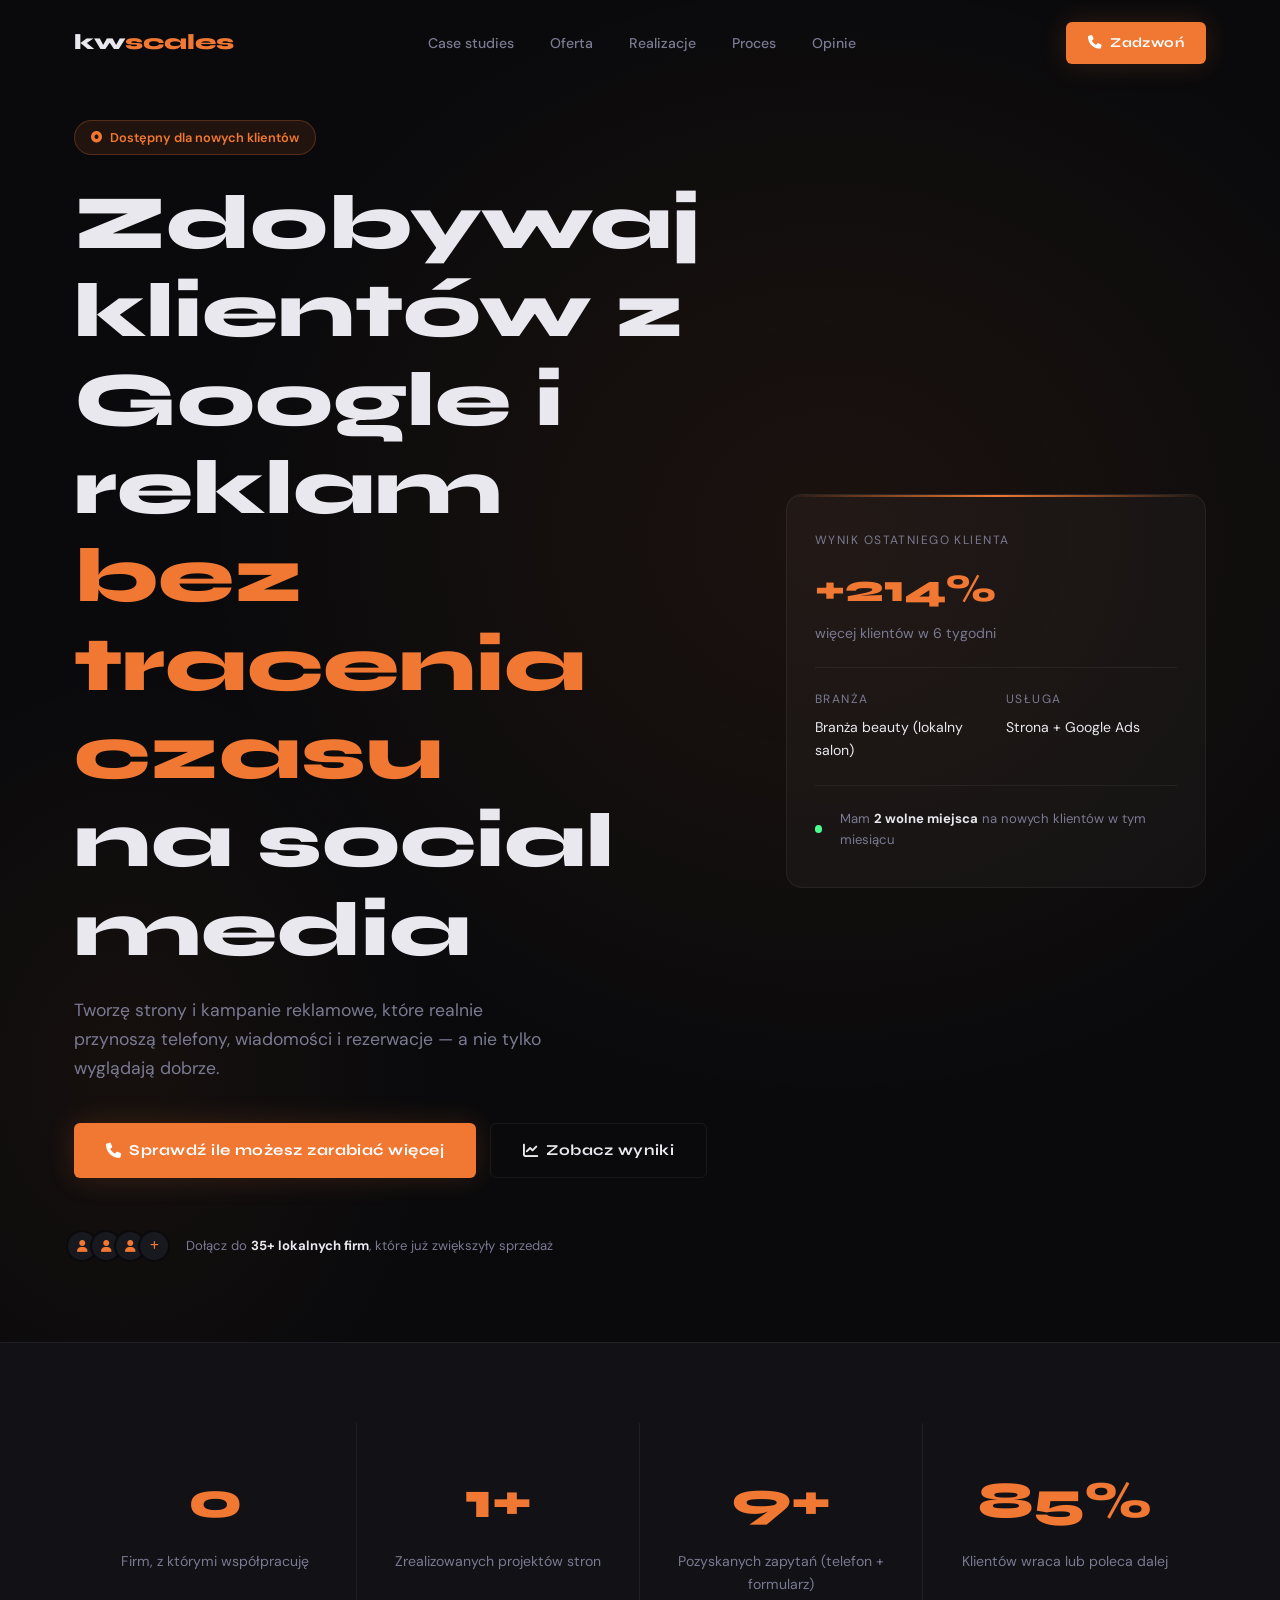
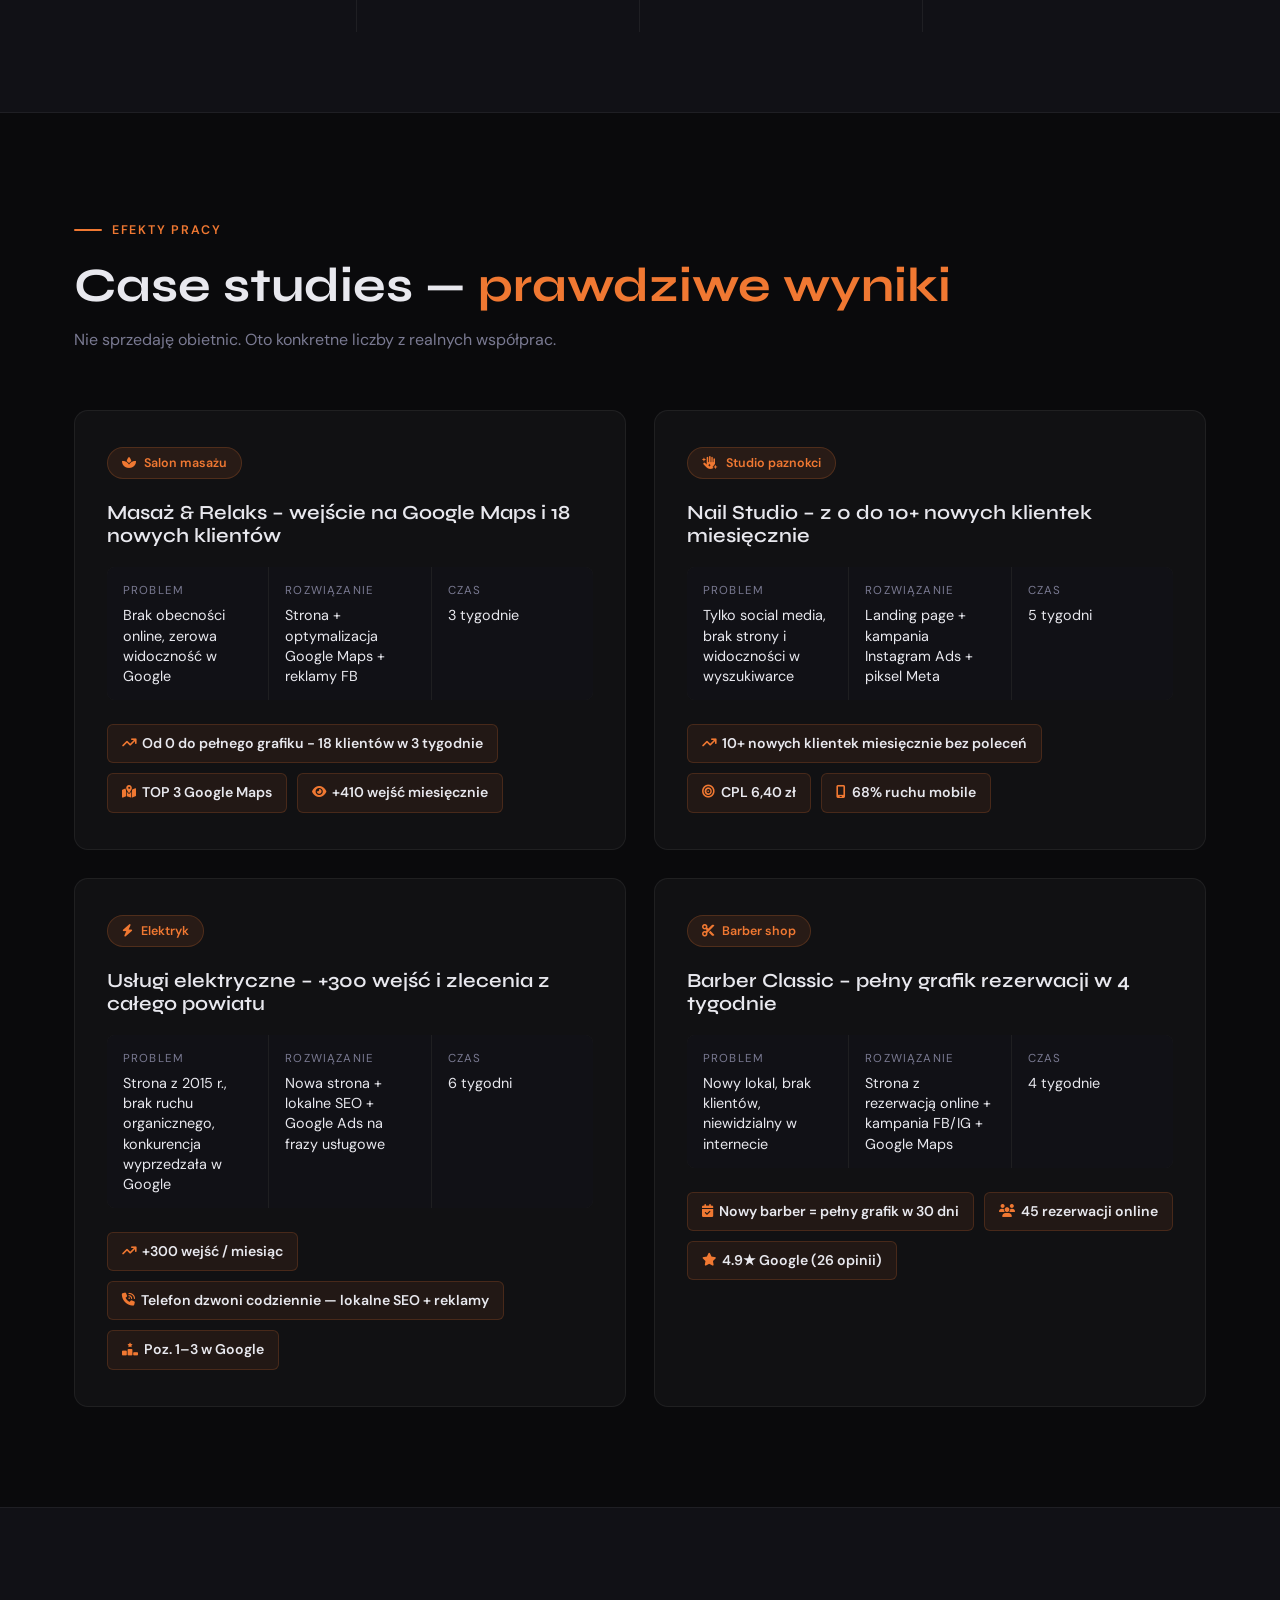
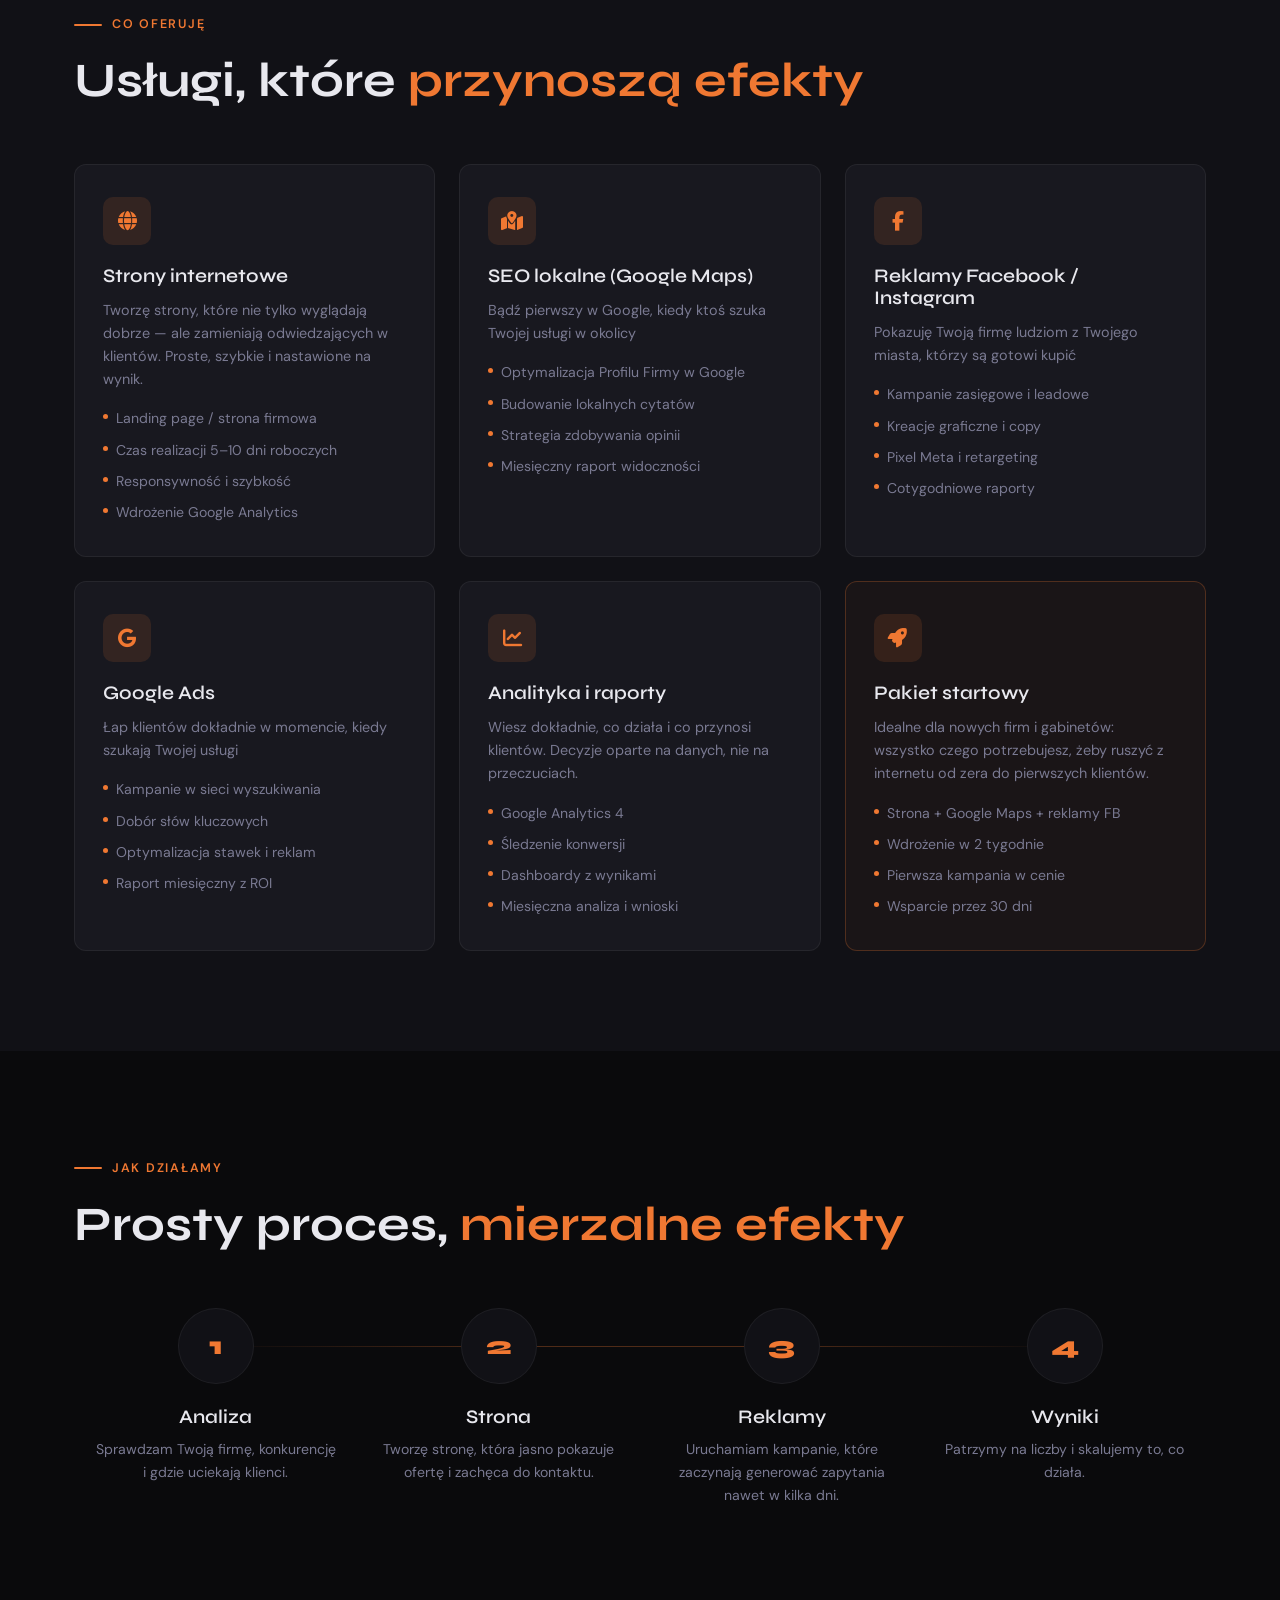
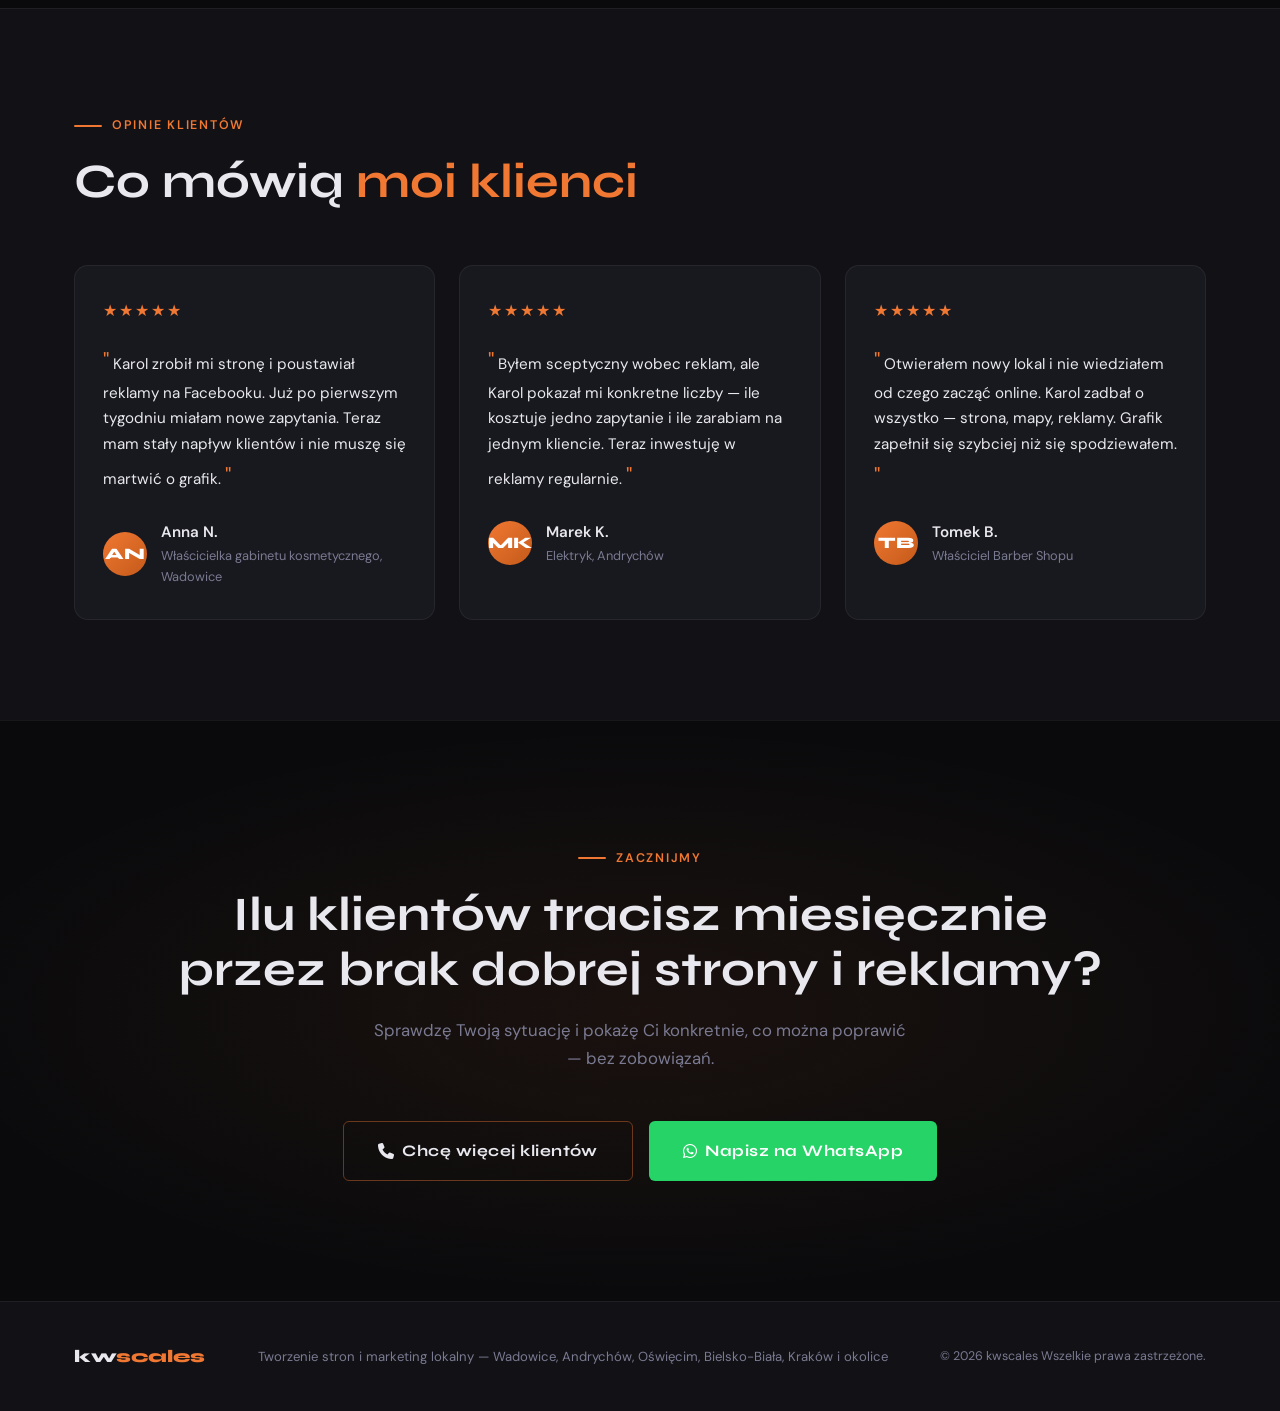
<file: index-czarne.html>
<!DOCTYPE html>
<html lang="pl">
<head>
  <meta charset="UTF-8" />
  <meta name="viewport" content="width=device-width, initial-scale=1.0" />

  <!-- ═══════════════════════════════════════════
       SEO META TAGS — zmień miasto i opis
  ═══════════════════════════════════════════ -->
  <title>Karol | Tworzenie Stron i Marketing Lokalny – Wadowice, Andrychów</title>
  <meta name="description" content="Pomagam lokalnym firmom zdobywać klientów z internetu. Tworzenie stron internetowych, SEO lokalne Google Maps, reklamy Facebook i Google Ads. Wadowice, Andrychów i okolice." />
  <meta name="keywords" content="tworzenie stron Wadowice, marketing lokalny Andrychów, SEO lokalne, reklamy Facebook, Google Ads, strony internetowe małopolska" />
  <meta name="author" content="Karol" />

  <!-- Open Graph -->
  <meta property="og:title" content="Karol | Marketing Lokalny i Strony Internetowe" />
  <meta property="og:description" content="Pomagam lokalnym firmom zdobywać klientów z internetu." />
  <meta property="og:type" content="website" />

  <!-- ═══════════════════════════════════════════
       GOOGLE ANALYTICS — podmień G-XXXXXXXXXX
  ═══════════════════════════════════════════ -->
  <!-- <script async src="https://www.googletagmanager.com/gtag/js?id=G-XXXXXXXXXX"></script>
  <script>
    window.dataLayer = window.dataLayer || [];
    function gtag(){dataLayer.push(arguments);}
    gtag('js', new Date());
    gtag('config', 'G-XXXXXXXXXX');
  </script> -->

  <!-- ═══════════════════════════════════════════
       META PIXEL — podmień XXXXXXXXXXXXXXXX
  ═══════════════════════════════════════════ -->
  <!-- <script>
    !function(f,b,e,v,n,t,s){if(f.fbq)return;n=f.fbq=function(){n.callMethod?
    n.callMethod.apply(n,arguments):n.queue.push(arguments)};if(!f._fbq)f._fbq=n;
    n.push=n;n.loaded=!0;n.version='2.0';n.queue=[];t=b.createElement(e);t.async=!0;
    t.src=v;s=b.getElementsByTagName(e)[0];s.parentNode.insertBefore(t,s)}(window,
    document,'script','https://connect.facebook.net/en_US/fbevents.js');
    fbq('init', 'XXXXXXXXXXXXXXXX');
    fbq('track', 'PageView');
  </script> -->

  <link rel="preconnect" href="https://fonts.googleapis.com" />
  <link href="https://fonts.googleapis.com/css2?family=Syne:wght@400;600;700;800&family=DM+Sans:ital,wght@0,300;0,400;0,500;1,300&display=swap" rel="stylesheet" />
  <link rel="stylesheet" href="https://cdnjs.cloudflare.com/ajax/libs/font-awesome/6.5.0/css/all.min.css" />

  <style>
    /* ═══════════════════════════════════════
       ZMIENNE — tutaj edytujesz kolory/dane
    ═══════════════════════════════════════ */
    :root {
      --bg:        #0a0a0c;
      --bg2:       #111116;
      --bg3:       #18181f;
      --accent:    #f07832;       /* ← główny kolor akcentu */
      --accent2:   #ff9a54;
      --text:      #e8e8ee;
      --muted:     #7a7a92;
      --border:    rgba(255,255,255,0.06);
      --card:      rgba(255,255,255,0.03);
      --glow:      rgba(240,120,50,0.18);

      /* ← TELEFON — zmień tu */
      --phone:     +48 000 000 000;
      --phone-raw: +48000000000;
      --wa:        48000000000;   /* bez + na początku */
    }

    *, *::before, *::after { box-sizing: border-box; margin: 0; padding: 0; }

    html { scroll-behavior: smooth; font-size: 16px; }

    body {
      font-family: 'DM Sans', sans-serif;
      background: var(--bg);
      color: var(--text);
      overflow-x: hidden;
      line-height: 1.65;
    }

    /* ── NOISE TEXTURE overlay ── */
    body::before {
      content: '';
      position: fixed; inset: 0;
      background-image: url("data:image/svg+xml,%3Csvg viewBox='0 0 256 256' xmlns='http://www.w3.org/2000/svg'%3E%3Cfilter id='n'%3E%3CfeTurbulence type='fractalNoise' baseFrequency='0.9' numOctaves='4' stitchTiles='stitch'/%3E%3C/filter%3E%3Crect width='100%25' height='100%25' filter='url(%23n)' opacity='0.04'/%3E%3C/svg%3E");
      pointer-events: none; z-index: 0; opacity: .5;
    }

    /* ── TYPOGRAPHY ── */
    h1,h2,h3,h4 { font-family: 'Syne', sans-serif; line-height: 1.15; }
    h1 { font-size: clamp(2.4rem, 6vw, 5rem); font-weight: 800; }
    h2 { font-size: clamp(1.8rem, 4vw, 3rem); font-weight: 700; }
    h3 { font-size: 1.2rem; font-weight: 600; }

    a { color: inherit; text-decoration: none; }

    /* ── LAYOUT ── */
    .container {
      max-width: 1180px;
      margin: 0 auto;
      padding: 0 24px;
    }

    section { position: relative; z-index: 1; }

    /* ── BUTTONS ── */
    .btn {
      display: inline-flex; align-items: center; gap: 8px;
      padding: 14px 32px;
      border-radius: 6px;
      font-family: 'Syne', sans-serif;
      font-size: .95rem; font-weight: 700;
      letter-spacing: .03em;
      cursor: pointer;
      transition: all .25s ease;
      border: none;
    }
    .btn-primary {
      background: var(--accent);
      color: #fff;
      box-shadow: 0 0 28px var(--glow);
    }
    .btn-primary:hover {
      background: var(--accent2);
      transform: translateY(-2px);
      box-shadow: 0 6px 40px var(--glow);
    }
    .btn-outline {
      background: transparent;
      color: var(--text);
      border: 1.5px solid var(--border);
    }
    .btn-outline:hover {
      border-color: var(--accent);
      color: var(--accent);
      transform: translateY(-2px);
    }
    .btn-wa {
      background: #25D366;
      color: #fff;
    }
    .btn-wa:hover {
      background: #20bb5a;
      transform: translateY(-2px);
    }
    .btn-phone {
      background: transparent;
      color: var(--text);
      border: 1.5px solid rgba(240,120,50,.4);
    }
    .btn-phone:hover {
      border-color: var(--accent);
      color: var(--accent);
      transform: translateY(-2px);
    }

    /* ── ACCENT LINE ── */
    .section-label {
      display: inline-flex; align-items: center; gap: 10px;
      font-size: .78rem; font-weight: 600; letter-spacing: .14em;
      text-transform: uppercase; color: var(--accent);
      margin-bottom: 18px;
    }
    .section-label::before {
      content: '';
      width: 28px; height: 2px;
      background: var(--accent);
      border-radius: 2px;
    }

    /* ── GRID CARDS ── */
    .grid-2 { display: grid; grid-template-columns: repeat(2, 1fr); gap: 24px; }
    .grid-3 { display: grid; grid-template-columns: repeat(3, 1fr); gap: 24px; }
    .grid-4 { display: grid; grid-template-columns: repeat(4, 1fr); gap: 24px; }

    @media(max-width:900px){
      .grid-4 { grid-template-columns: repeat(2,1fr); }
      .grid-3 { grid-template-columns: repeat(2,1fr); }
    }
    @media(max-width:600px){
      .grid-4,.grid-3,.grid-2 { grid-template-columns: 1fr; }
    }

    /* ══════════════════════════════════════════
       NAVBAR
    ══════════════════════════════════════════ */
    #navbar {
      position: fixed; top: 0; left: 0; right: 0;
      z-index: 1000;
      transition: background .35s, box-shadow .35s;
      padding: 22px 0;
    }
    #navbar.scrolled {
      background: rgba(10,10,12,.92);
      backdrop-filter: blur(16px);
      box-shadow: 0 1px 0 var(--border);
      padding: 14px 0;
    }
    .nav-inner {
      display: flex; align-items: center; justify-content: space-between;
    }
    .nav-logo {
      font-family: 'Syne', sans-serif;
      font-size: 1.35rem; font-weight: 800;
    }
    .nav-logo span { color: var(--accent); }
    .nav-links {
      display: flex; align-items: center; gap: 36px;
      list-style: none;
    }
    .nav-links a {
      font-size: .88rem; font-weight: 500; color: var(--muted);
      transition: color .2s;
    }
    .nav-links a:hover { color: var(--text); }
    .nav-cta { margin-left: 16px; }

    .burger {
      display: none;
      flex-direction: column; gap: 5px; cursor: pointer;
      background: none; border: none; padding: 4px;
    }
    .burger span {
      width: 24px; height: 2px;
      background: var(--text); border-radius: 2px;
      transition: all .3s;
    }

    @media(max-width:768px){
      .nav-links, .nav-cta { display: none; }
      .burger { display: flex; }
      .nav-links.open {
        display: flex; flex-direction: column;
        position: fixed; top: 64px; left: 0; right: 0;
        background: rgba(10,10,12,.97);
        padding: 32px 24px;
        gap: 24px;
      }
      .nav-links.open + .nav-cta { display: block; }
    }

    /* ══════════════════════════════════════════
       HERO
    ══════════════════════════════════════════ */
    #hero {
      min-height: 100vh;
      display: flex; align-items: center;
      padding: 120px 0 80px;
      background:
        radial-gradient(ellipse 70% 60% at 65% 40%, rgba(240,120,50,.08) 0%, transparent 70%),
        radial-gradient(ellipse 40% 50% at 10% 80%, rgba(240,120,50,.05) 0%, transparent 60%),
        var(--bg);
    }
    .hero-grid {
      display: grid;
      grid-template-columns: 1fr 420px;
      gap: 60px; align-items: center;
    }
    .hero-badge {
      display: inline-flex; align-items: center; gap: 8px;
      background: rgba(240,120,50,.1);
      border: 1px solid rgba(240,120,50,.25);
      border-radius: 100px;
      padding: 6px 16px;
      font-size: .8rem; font-weight: 600; color: var(--accent);
      margin-bottom: 24px;
    }
    .hero-badge i { font-size: .7rem; }
    .hero-h1 { margin-bottom: 22px; }
    .hero-h1 .line-accent { color: var(--accent); }
    .hero-sub {
      font-size: 1.1rem; color: var(--muted);
      max-width: 480px; margin-bottom: 40px;
    }
    .hero-ctas { display: flex; gap: 14px; flex-wrap: wrap; }
    .hero-trust {
      margin-top: 52px;
      display: flex; align-items: center; gap: 16px;
      font-size: .82rem; color: var(--muted);
    }
    .trust-dots { display: flex; }
    .trust-dots span {
      width: 32px; height: 32px; border-radius: 50%;
      background: var(--bg3); border: 2px solid var(--bg);
      margin-left: -8px;
      display: flex; align-items: center; justify-content: center;
      font-size: .75rem; color: var(--accent);
    }

    /* ── Hero card ── */
    .hero-card {
      background: var(--card);
      border: 1px solid var(--border);
      border-radius: 16px;
      padding: 36px 28px;
      position: relative;
      overflow: hidden;
    }
    .hero-card::before {
      content: '';
      position: absolute; top: 0; left: 0; right: 0; height: 2px;
      background: linear-gradient(90deg, transparent, var(--accent), transparent);
    }
    .hc-label {
      font-size: .75rem; text-transform: uppercase; letter-spacing: .12em;
      color: var(--muted); margin-bottom: 6px;
    }
    .hc-big {
      font-family: 'Syne', sans-serif;
      font-size: 2.4rem; font-weight: 800; color: var(--accent);
      margin-bottom: 2px;
    }
    .hc-desc { font-size: .88rem; color: var(--muted); }
    .hc-divider { height: 1px; background: var(--border); margin: 22px 0; }
    .hc-row { display: flex; gap: 20px; }
    .hc-col { flex: 1; }

    .pulse-dot {
      display: inline-block;
      width: 8px; height: 8px; border-radius: 50%;
      background: #4cff91; margin-right: 6px;
      animation: pulse 2s infinite;
    }
    @keyframes pulse {
      0%,100%{ box-shadow:0 0 0 0 rgba(76,255,145,.4); }
      50%{ box-shadow:0 0 0 6px rgba(76,255,145,0); }
    }

    @media(max-width:900px){
      .hero-grid { grid-template-columns: 1fr; }
      .hero-card { max-width: 480px; }
    }

    /* ══════════════════════════════════════════
       STATS
    ══════════════════════════════════════════ */
    #stats {
      padding: 80px 0;
      background: var(--bg2);
      border-top: 1px solid var(--border);
      border-bottom: 1px solid var(--border);
    }
    .stats-grid {
      display: grid;
      grid-template-columns: repeat(4,1fr);
      gap: 0;
    }
    .stat-item {
      padding: 36px 32px;
      text-align: center;
      border-right: 1px solid var(--border);
    }
    .stat-item:last-child { border-right: none; }
    .stat-num {
      font-family: 'Syne', sans-serif;
      font-size: clamp(2rem, 4vw, 3.2rem);
      font-weight: 800; color: var(--accent);
      display: block; margin-bottom: 6px;
    }
    .stat-label { font-size: .88rem; color: var(--muted); }

    @media(max-width:768px){
      .stats-grid { grid-template-columns: repeat(2,1fr); }
      .stat-item:nth-child(2) { border-right: none; }
      .stat-item:nth-child(3) { border-right: 1px solid var(--border); border-top: 1px solid var(--border); }
      .stat-item:nth-child(4) { border-top: 1px solid var(--border); border-right: none; }
    }
    @media(max-width:480px){
      .stats-grid { grid-template-columns: 1fr; }
      .stat-item { border-right: none !important; border-top: 1px solid var(--border); }
      .stat-item:first-child { border-top: none; }
    }

    /* ══════════════════════════════════════════
       CASE STUDIES
    ══════════════════════════════════════════ */
    #cases {
      padding: 100px 0;
      background: var(--bg);
    }
    .section-head { margin-bottom: 56px; }
    .section-head h2 span { color: var(--accent); }

    /* ─ case card ─ */
    .cases-grid {
      display: grid;
      grid-template-columns: repeat(2,1fr);
      gap: 28px;
    }
    .case-card {
      background: var(--card);
      border: 1px solid var(--border);
      border-radius: 14px;
      padding: 36px 32px;
      transition: border-color .3s, transform .3s;
      position: relative;
      overflow: hidden;
    }
    .case-card:hover {
      border-color: rgba(240,120,50,.35);
      transform: translateY(-4px);
    }
    .case-card::after {
      content: '';
      position: absolute; bottom: 0; left: 0; right: 0; height: 3px;
      background: linear-gradient(90deg, var(--accent), transparent);
      opacity: 0; transition: opacity .3s;
    }
    .case-card:hover::after { opacity: 1; }

    .case-industry {
      display: inline-flex; align-items: center; gap: 8px;
      background: rgba(240,120,50,.1);
      border: 1px solid rgba(240,120,50,.2);
      border-radius: 100px;
      padding: 5px 14px;
      font-size: .78rem; font-weight: 600; color: var(--accent);
      margin-bottom: 22px;
    }
    .case-title { font-size: 1.25rem; margin-bottom: 20px; }

    .case-row {
      display: grid;
      grid-template-columns: 1fr 1fr 1fr;
      gap: 1px;
      background: var(--border);
      border-radius: 8px;
      overflow: hidden;
      margin-bottom: 24px;
    }
    .case-col {
      background: var(--bg2);
      padding: 14px 16px;
    }
    .case-col-label {
      font-size: .72rem; text-transform: uppercase;
      letter-spacing: .1em; color: var(--muted);
      margin-bottom: 5px;
    }
    .case-col-val { font-size: .9rem; line-height: 1.4; }

    .case-results {
      display: flex; flex-wrap: wrap; gap: 10px;
    }
    .case-result-tag {
      display: inline-flex; align-items: center; gap: 6px;
      background: rgba(240,120,50,.08);
      border: 1px solid rgba(240,120,50,.18);
      border-radius: 6px;
      padding: 7px 14px;
      font-size: .88rem; font-weight: 600; color: var(--text);
    }
    .case-result-tag i { color: var(--accent); font-size: .8rem; }

    @media(max-width:768px){
      .cases-grid { grid-template-columns: 1fr; }
      .case-row { grid-template-columns: 1fr; }
    }

    /* ══════════════════════════════════════════
       OFERTA
    ══════════════════════════════════════════ */
    #offer {
      padding: 100px 0;
      background: var(--bg2);
      border-top: 1px solid var(--border);
    }
    .offer-grid {
      display: grid;
      grid-template-columns: repeat(3,1fr);
      gap: 24px;
    }
    .offer-card {
      background: var(--bg3);
      border: 1px solid var(--border);
      border-radius: 12px;
      padding: 32px 28px;
      transition: border-color .3s, transform .3s;
    }
    .offer-card:hover {
      border-color: rgba(240,120,50,.3);
      transform: translateY(-3px);
    }
    .offer-icon {
      width: 48px; height: 48px; border-radius: 10px;
      background: rgba(240,120,50,.12);
      display: flex; align-items: center; justify-content: center;
      font-size: 1.2rem; color: var(--accent);
      margin-bottom: 20px;
    }
    .offer-card h3 { margin-bottom: 12px; }
    .offer-card p { font-size: .9rem; color: var(--muted); line-height: 1.6; }
    .offer-card ul {
      margin-top: 16px; padding-left: 0; list-style: none;
      display: flex; flex-direction: column; gap: 8px;
    }
    .offer-card ul li {
      display: flex; align-items: flex-start; gap: 8px;
      font-size: .88rem; color: var(--muted);
    }
    .offer-card ul li::before {
      content: '';
      display: inline-block;
      width: 5px; height: 5px; border-radius: 50%;
      background: var(--accent);
      margin-top: 7px; flex-shrink: 0;
    }

    @media(max-width:900px){ .offer-grid { grid-template-columns: repeat(2,1fr); } }
    @media(max-width:600px){ .offer-grid { grid-template-columns: 1fr; } }

    /* ══════════════════════════════════════════
       PROCES
    ══════════════════════════════════════════ */
    #process {
      padding: 100px 0;
      background: var(--bg);
    }
    .process-steps {
      display: grid;
      grid-template-columns: repeat(4,1fr);
      gap: 0;
      margin-top: 56px;
      position: relative;
    }
    .process-steps::before {
      content: '';
      position: absolute;
      top: 38px; left: 12.5%; right: 12.5%;
      height: 1px;
      background: linear-gradient(90deg, transparent, var(--accent), var(--accent), transparent);
      opacity: .3;
    }
    .step {
      text-align: center;
      padding: 0 20px;
    }
    .step-num {
      width: 76px; height: 76px; border-radius: 50%;
      background: var(--bg2);
      border: 1px solid var(--border);
      display: flex; align-items: center; justify-content: center;
      margin: 0 auto 22px;
      position: relative; z-index: 1;
      transition: border-color .3s;
    }
    .step:hover .step-num {
      border-color: var(--accent);
      box-shadow: 0 0 24px var(--glow);
    }
    .step-num span {
      font-family: 'Syne', sans-serif;
      font-size: 1.6rem; font-weight: 800; color: var(--accent);
    }
    .step h3 { margin-bottom: 10px; }
    .step p { font-size: .88rem; color: var(--muted); }

    @media(max-width:768px){
      .process-steps { grid-template-columns: repeat(2,1fr); gap: 40px; }
      .process-steps::before { display: none; }
    }
    @media(max-width:480px){ .process-steps { grid-template-columns: 1fr; } }

    /* ══════════════════════════════════════════
       OPINIE
    ══════════════════════════════════════════ */
    #reviews {
      padding: 100px 0;
      background: var(--bg2);
      border-top: 1px solid var(--border);
    }
    .reviews-grid {
      display: grid;
      grid-template-columns: repeat(3,1fr);
      gap: 24px;
      margin-top: 56px;
    }
    .review-card {
      background: var(--bg3);
      border: 1px solid var(--border);
      border-radius: 14px;
      padding: 32px 28px;
    }
    .review-stars {
      color: var(--accent);
      font-size: 1rem; margin-bottom: 18px;
      letter-spacing: 2px;
    }
    .review-text {
      font-size: .95rem; color: var(--text);
      line-height: 1.7; margin-bottom: 24px;
    }
    .review-text::before { content: '"'; color: var(--accent); font-size: 1.4rem; }
    .review-text::after { content: '"'; color: var(--accent); font-size: 1.4rem; }
    .reviewer {
      display: flex; align-items: center; gap: 14px;
    }
    .reviewer-avatar {
      width: 44px; height: 44px; border-radius: 50%;
      background: linear-gradient(135deg, var(--accent), #c45a1a);
      display: flex; align-items: center; justify-content: center;
      font-family: 'Syne', sans-serif;
      font-weight: 800; font-size: 1rem; color: #fff;
      flex-shrink: 0;
    }
    .reviewer-name { font-weight: 600; font-size: .95rem; }
    .reviewer-role { font-size: .8rem; color: var(--muted); }

    @media(max-width:900px){ .reviews-grid { grid-template-columns: 1fr; } }

    /* ══════════════════════════════════════════
       FINAL CTA
    ══════════════════════════════════════════ */
    #cta {
      padding: 120px 0;
      background:
        radial-gradient(ellipse 80% 70% at 50% 50%, rgba(240,120,50,.07) 0%, transparent 70%),
        var(--bg);
      border-top: 1px solid var(--border);
      text-align: center;
    }
    #cta h2 { margin-bottom: 20px; }
    #cta p { color: var(--muted); font-size: 1.05rem; max-width: 540px; margin: 0 auto 48px; }
    .cta-buttons { display: flex; gap: 16px; justify-content: center; flex-wrap: wrap; }

    /* ══════════════════════════════════════════
       FOOTER
    ══════════════════════════════════════════ */
    footer {
      background: var(--bg2);
      border-top: 1px solid var(--border);
      padding: 40px 0;
    }
    .footer-inner {
      display: flex; align-items: center; justify-content: space-between;
      flex-wrap: wrap; gap: 20px;
    }
    .footer-logo {
      font-family: 'Syne', sans-serif;
      font-size: 1.1rem; font-weight: 800;
    }
    .footer-logo span { color: var(--accent); }
    footer p { font-size: .82rem; color: var(--muted); }

    /* ══════════════════════════════════════════
       ANIMATIONS (fade-in on scroll)
    ══════════════════════════════════════════ */
    .reveal {
      opacity: 0;
      transform: translateY(28px);
      transition: opacity .65s ease, transform .65s ease;
    }
    .reveal.visible {
      opacity: 1;
      transform: translateY(0);
    }
    .reveal-delay-1 { transition-delay: .1s; }
    .reveal-delay-2 { transition-delay: .2s; }
    .reveal-delay-3 { transition-delay: .3s; }
    .reveal-delay-4 { transition-delay: .4s; }

    /* ── counter animation ── */
    .count-up { display: inline-block; }
  </style>
</head>
<body>

<!-- ══════════════════════════════════════
     NAVBAR
══════════════════════════════════════ -->
<nav id="navbar">
  <div class="container">
    <div class="nav-inner">
      <a href="#hero" class="nav-logo">kw<span>scales</span></a>
      <ul class="nav-links" id="navLinks">
        <li><a href="#cases">Case studies</a></li>
        <li><a href="#offer">Oferta</a></li>
	<li><a href="strony.html">Realizacje</a></li>
        <li><a href="#process">Proces</a></li>
        <li><a href="#reviews">Opinie</a></li>
      </ul>
      <!-- zmień href na swój numer -->
      <a href="tel:+48577594266" class="btn btn-primary nav-cta" style="padding:10px 22px;font-size:.85rem;">
        <i class="fas fa-phone"></i> Zadzwoń
      </a>
      <button class="burger" id="burger" aria-label="Menu">
        <span></span><span></span><span></span>
      </button>
    </div>
  </div>
</nav>

<!-- ══════════════════════════════════════
     HERO
══════════════════════════════════════ -->
<section id="hero">
  <div class="container">
    <div class="hero-grid">

      <div class="hero-left">
        <div class="hero-badge reveal">
          <i class="fas fa-circle-dot"></i>
          Dostępny dla nowych klientów
        </div>
        <!-- H1 główny — zmień jeśli chcesz -->
        <h1 class="hero-h1 reveal reveal-delay-1">
          Zdobywaj klientów z Google i reklam<br>
          <span class="line-accent">bez tracenia czasu</span><br>
          na social media
        </h1>
        <p class="hero-sub reveal reveal-delay-2">
          Tworzę strony i kampanie reklamowe, które realnie przynoszą telefony, wiadomości i rezerwacje — a nie tylko wyglądają dobrze.
        </p>
        <div class="hero-ctas reveal reveal-delay-3">
          <!-- zmień href na swój numer -->
          <a href="tel:+48577594266" class="btn btn-primary">
            <i class="fas fa-phone"></i> Sprawdź ile możesz zarabiać więcej
          </a>
          <a href="#cases" class="btn btn-outline">
            <i class="fas fa-chart-line"></i> Zobacz wyniki
          </a>
        </div>
        <div class="hero-trust reveal reveal-delay-4">
          <div class="trust-dots">
            <span><i class="fas fa-user"></i></span>
            <span><i class="fas fa-user"></i></span>
            <span><i class="fas fa-user"></i></span>
            <span><i class="fas fa-plus" style="font-size:.6rem;"></i></span>
          </div>
          <span>Dołącz do <strong style="color:var(--text)">35+ lokalnych firm</strong>, które już zwiększyły sprzedaż</span>
        </div>
      </div>

      <!-- KARTA BOCZNA — live stats -->
      <div class="hero-right reveal reveal-delay-2">
        <div class="hero-card">
          <div class="hc-label">Wynik ostatniego klienta</div>
          <div class="hc-big">+214%</div>
          <div class="hc-desc">więcej klientów w 6 tygodni</div>
          <div class="hc-divider"></div>
          <div class="hc-row">
            <div class="hc-col">
              <div class="hc-label">Branża</div>
              <div class="hc-desc" style="color:var(--text)">Branża beauty (lokalny salon)</div>
            </div>
            <div class="hc-col">
              <div class="hc-label">Usługa</div>
              <div class="hc-desc" style="color:var(--text)">Strona + Google Ads</div>
            </div>
          </div>
          <div class="hc-divider"></div>
          <div style="display:flex;gap:12px;align-items:center;">
            <span class="pulse-dot"></span>
            <span style="font-size:.82rem;color:var(--muted)">
              Mam <strong style="color:var(--text)">2 wolne miejsca</strong>  na nowych klientów w tym miesiącu
            </span>
          </div>
        </div>
      </div>

    </div>
  </div>
</section>

<!-- ══════════════════════════════════════
     STATS
══════════════════════════════════════ -->
<section id="stats">
  <div class="container">
    <div class="stats-grid">
      <!-- ZMIEŃ LICZBY na swoje -->
      <div class="stat-item reveal">
  <span class="stat-num"><span class="count-up" data-target="1">0</span></span>
  <div class="stat-label">Firm, z którymi współpracuję</div>
</div>

<div class="stat-item reveal reveal-delay-1">
  <span class="stat-num"><span class="count-up" data-target="2">0</span>+</span>
  <div class="stat-label">Zrealizowanych projektów stron</div>
</div>

<div class="stat-item reveal reveal-delay-2">
  <span class="stat-num"><span class="count-up" data-target="10">0</span>+</span>
  <div class="stat-label">Pozyskanych zapytań (telefon + formularz)</div>
</div>

<div class="stat-item reveal reveal-delay-3">
  <span class="stat-num"><span class="count-up" data-target="90">0</span>%</span>
  <div class="stat-label">Klientów wraca lub poleca dalej</div>
</div>
    </div>
  </div>
</section>

<!-- ══════════════════════════════════════
     CASE STUDIES
══════════════════════════════════════ -->
<section id="cases">
  <div class="container">
    <div class="section-head reveal">
      <div class="section-label">Efekty pracy</div>
      <h2>Case studies — <span>prawdziwe wyniki</span></h2>
      <p style="color:var(--muted);margin-top:14px;max-width:560px;">
        Nie sprzedaję obietnic. Oto konkretne liczby z realnych współprac.
      </p>
    </div>

    <div class="cases-grid">

      <!-- ─ CASE 1 ── SALON MASAŻU
           Zmień zawartość w tym bloku by edytować case study #1
      ─────────────────────────────────────── -->
      <div class="case-card reveal">
        <div class="case-industry">
          <i class="fas fa-spa"></i> Salon masażu
        </div>
        <h3 class="case-title">Masaż & Relaks – wejście na Google Maps i 18 nowych klientów</h3>
        <div class="case-row">
          <div class="case-col">
            <div class="case-col-label">Problem</div>
            <div class="case-col-val">Brak obecności online, zerowa widoczność w Google</div>
          </div>
          <div class="case-col">
            <div class="case-col-label">Rozwiązanie</div>
            <div class="case-col-val">Strona + optymalizacja Google Maps + reklamy FB</div>
          </div>
          <div class="case-col">
            <div class="case-col-label">Czas</div>
            <div class="case-col-val">3 tygodnie</div>
          </div>
        </div>
        <div class="case-results">
          <div class="case-result-tag"><i class="fas fa-arrow-trend-up"></i> Od 0 do pełnego grafiku - 18 klientów w 3 tygodnie</div>
          <div class="case-result-tag"><i class="fas fa-map-location-dot"></i> TOP 3 Google Maps</div>
          <div class="case-result-tag"><i class="fas fa-eye"></i> +410 wejść miesięcznie</div>
        </div>
      </div>

      <!-- ─ CASE 2 ── STUDIO PAZNOKCI
           Zmień zawartość w tym bloku by edytować case study #2
      ─────────────────────────────────────── -->
      <div class="case-card reveal reveal-delay-1">
        <div class="case-industry">
          <i class="fas fa-hand-sparkles"></i> Studio paznokci
        </div>
        <h3 class="case-title">Nail Studio – z 0 do 10+ nowych klientek miesięcznie</h3>
        <div class="case-row">
          <div class="case-col">
            <div class="case-col-label">Problem</div>
            <div class="case-col-val">Tylko social media, brak strony i widoczności w wyszukiwarce</div>
          </div>
          <div class="case-col">
            <div class="case-col-label">Rozwiązanie</div>
            <div class="case-col-val">Landing page + kampania Instagram Ads + piksel Meta</div>
          </div>
          <div class="case-col">
            <div class="case-col-label">Czas</div>
            <div class="case-col-val">5 tygodni</div>
          </div>
        </div>
        <div class="case-results">
          <div class="case-result-tag"><i class="fas fa-arrow-trend-up"></i> 10+ nowych klientek miesięcznie bez poleceń</div>
          <div class="case-result-tag"><i class="fas fa-bullseye"></i> CPL 6,40 zł</div>
          <div class="case-result-tag"><i class="fas fa-mobile-screen"></i> 68% ruchu mobile</div>
        </div>
      </div>

      <!-- ─ CASE 3 ── ELEKTRYK
           Zmień zawartość w tym bloku by edytować case study #3
      ─────────────────────────────────────── -->
      <div class="case-card reveal">
        <div class="case-industry">
          <i class="fas fa-bolt"></i> Elektryk
        </div>
        <h3 class="case-title">Usługi elektryczne – +300 wejść i zlecenia z całego powiatu</h3>
        <div class="case-row">
          <div class="case-col">
            <div class="case-col-label">Problem</div>
            <div class="case-col-val">Strona z 2015 r., brak ruchu organicznego, konkurencja wyprzedzała w Google</div>
          </div>
          <div class="case-col">
            <div class="case-col-label">Rozwiązanie</div>
            <div class="case-col-val">Nowa strona + lokalne SEO + Google Ads na frazy usługowe</div>
          </div>
          <div class="case-col">
            <div class="case-col-label">Czas</div>
            <div class="case-col-val">6 tygodni</div>
          </div>
        </div>
        <div class="case-results">
          <div class="case-result-tag"><i class="fas fa-arrow-trend-up"></i> +300 wejść / miesiąc</div>
          <div class="case-result-tag"><i class="fas fa-phone-volume"></i> Telefon dzwoni codziennie — lokalne SEO + reklamy</div>
          <div class="case-result-tag"><i class="fas fa-ranking-star"></i> Poz. 1–3 w Google</div>
        </div>
      </div>

      <!-- ─ CASE 4 ── BARBER SHOP
           Zmień zawartość w tym bloku by edytować case study #4
      ─────────────────────────────────────── -->
      <div class="case-card reveal reveal-delay-1">
        <div class="case-industry">
          <i class="fas fa-scissors"></i> Barber shop
        </div>
        <h3 class="case-title">Barber Classic – pełny grafik rezerwacji w 4 tygodnie</h3>
        <div class="case-row">
          <div class="case-col">
            <div class="case-col-label">Problem</div>
            <div class="case-col-val">Nowy lokal, brak klientów, niewidzialny w internecie</div>
          </div>
          <div class="case-col">
            <div class="case-col-label">Rozwiązanie</div>
            <div class="case-col-val">Strona z rezerwacją online + kampania FB/IG + Google Maps</div>
          </div>
          <div class="case-col">
            <div class="case-col-label">Czas</div>
            <div class="case-col-val">4 tygodnie</div>
          </div>
        </div>
        <div class="case-results">
          <div class="case-result-tag"><i class="fas fa-calendar-check"></i> Nowy barber = pełny grafik w 30 dni</div>
          <div class="case-result-tag"><i class="fas fa-users"></i> 45 rezerwacji online</div>
          <div class="case-result-tag"><i class="fas fa-star"></i> 4.9★ Google (26 opinii)</div>
        </div>
      </div>

    </div><!-- /cases-grid -->
  </div>
</section>

<!-- ══════════════════════════════════════
     OFERTA
══════════════════════════════════════ -->
<section id="offer">
  <div class="container">
    <div class="section-head reveal">
      <div class="section-label">Co oferuję</div>
      <h2>Usługi, które <span>przynoszą efekty</span></h2>
    </div>

    <div class="offer-grid">

      <div class="offer-card reveal">
        <div class="offer-icon"><i class="fas fa-globe"></i></div>
        <h3>Strony internetowe</h3>
        <p>Tworzę strony, które nie tylko wyglądają dobrze — ale zamieniają odwiedzających w klientów. Proste, szybkie i nastawione na wynik.</p>
        <ul>
          <li>Landing page / strona firmowa</li>
          <li>Czas realizacji 5–10 dni roboczych</li>
          <li>Responsywność i szybkość</li>
          <li>Wdrożenie Google Analytics</li>
        </ul>
      </div>

      <div class="offer-card reveal reveal-delay-1">
        <div class="offer-icon"><i class="fas fa-map-location-dot"></i></div>
        <h3>SEO lokalne (Google Maps)</h3>
        <p>Bądź pierwszy w Google, kiedy ktoś szuka Twojej usługi w okolicy</p>
        <ul>
          <li>Optymalizacja Profilu Firmy w Google</li>
          <li>Budowanie lokalnych cytatów</li>
          <li>Strategia zdobywania opinii</li>
          <li>Miesięczny raport widoczności</li>
        </ul>
      </div>

      <div class="offer-card reveal reveal-delay-2">
        <div class="offer-icon"><i class="fab fa-facebook-f"></i></div>
        <h3>Reklamy Facebook / Instagram</h3>
        <p>Pokazuję Twoją firmę ludziom z Twojego miasta, którzy są gotowi kupić</p>
        <ul>
          <li>Kampanie zasięgowe i leadowe</li>
          <li>Kreacje graficzne i copy</li>
          <li>Pixel Meta i retargeting</li>
          <li>Cotygodniowe raporty</li>
        </ul>
      </div>

      <div class="offer-card reveal">
        <div class="offer-icon"><i class="fab fa-google"></i></div>
        <h3>Google Ads</h3>
        <p>Łap klientów dokładnie w momencie, kiedy szukają Twojej usługi</p>
        <ul>
          <li>Kampanie w sieci wyszukiwania</li>
          <li>Dobór słów kluczowych</li>
          <li>Optymalizacja stawek i reklam</li>
          <li>Raport miesięczny z ROI</li>
        </ul>
      </div>

      <div class="offer-card reveal reveal-delay-1">
        <div class="offer-icon"><i class="fas fa-chart-line"></i></div>
        <h3>Analityka i raporty</h3>
        <p>Wiesz dokładnie, co działa i co przynosi klientów. Decyzje oparte na danych, nie na przeczuciach.</p>
        <ul>
          <li>Google Analytics 4</li>
          <li>Śledzenie konwersji</li>
          <li>Dashboardy z wynikami</li>
          <li>Miesięczna analiza i wnioski</li>
        </ul>
      </div>

      <div class="offer-card reveal reveal-delay-2" style="border-color:rgba(240,120,50,.25);background:rgba(240,120,50,.04);">
        <div class="offer-icon"><i class="fas fa-rocket"></i></div>
        <h3>Pakiet startowy</h3>
        <p>Idealne dla nowych firm i gabinetów: wszystko czego potrzebujesz, żeby ruszyć z internetu od zera do pierwszych klientów.</p>
        <ul>
          <li>Strona + Google Maps + reklamy FB</li>
          <li>Wdrożenie w 2 tygodnie</li>
          <li>Pierwsza kampania w cenie</li>
          <li>Wsparcie przez 30 dni</li>
        </ul>
      </div>

    </div>
  </div>
</section>

<!-- ══════════════════════════════════════
     PROCES
══════════════════════════════════════ -->
<section id="process">
  <div class="container">
    <div class="section-head reveal">
      <div class="section-label">Jak działamy</div>
      <h2>Prosty proces, <span>mierzalne efekty</span></h2>
    </div>

    <div class="process-steps">
      <div class="step reveal">
        <div class="step-num"><span>1</span></div>
        <h3>Analiza</h3>
        <p>Sprawdzam Twoją firmę, konkurencję i gdzie uciekają klienci.</p>
      </div>
      <div class="step reveal reveal-delay-1">
        <div class="step-num"><span>2</span></div>
        <h3>Strona</h3>
        <p>Tworzę stronę, która jasno pokazuje ofertę i zachęca do kontaktu.</p>
      </div>
      <div class="step reveal reveal-delay-2">
        <div class="step-num"><span>3</span></div>
        <h3>Reklamy</h3>
        <p>Uruchamiam kampanie, które zaczynają generować zapytania nawet w kilka dni.</p>
      </div>
      <div class="step reveal reveal-delay-3">
        <div class="step-num"><span>4</span></div>
        <h3>Wyniki</h3>
        <p>Patrzymy na liczby i skalujemy to, co działa.</p>
      </div>
    </div>
  </div>
</section>

<!-- ══════════════════════════════════════
     OPINIE
══════════════════════════════════════ -->
<section id="reviews">
  <div class="container">
    <div class="section-head reveal">
      <div class="section-label">Opinie klientów</div>
      <h2>Co mówią <span>moi klienci</span></h2>
    </div>

    <div class="reviews-grid">

      <!-- OPINIA 1 — zmień tekst i dane -->
      <div class="review-card reveal">
        <div class="review-stars">★★★★★</div>
        <p class="review-text">
          Karol zrobił mi stronę i poustawiał reklamy na Facebooku. Już po pierwszym tygodniu miałam nowe zapytania. Teraz mam stały napływ klientów i nie muszę się martwić o grafik.
        </p>
        <div class="reviewer">
          <div class="reviewer-avatar">AN</div>
          <div>
            <div class="reviewer-name">Anna N.</div>
            <div class="reviewer-role">Właścicielka gabinetu kosmetycznego, Wadowice</div>
          </div>
        </div>
      </div>

      <!-- OPINIA 2 — zmień tekst i dane -->
      <div class="review-card reveal reveal-delay-1">
        <div class="review-stars">★★★★★</div>
        <p class="review-text">
          Byłem sceptyczny wobec reklam, ale Karol pokazał mi konkretne liczby — ile kosztuje jedno zapytanie i ile zarabiam na jednym kliencie. Teraz inwestuję w reklamy regularnie.
        </p>
        <div class="reviewer">
          <div class="reviewer-avatar">MK</div>
          <div>
            <div class="reviewer-name">Marek K.</div>
            <div class="reviewer-role">Elektryk, Andrychów</div>
          </div>
        </div>
      </div>

      <!-- OPINIA 3 — zmień tekst i dane -->
      <div class="review-card reveal reveal-delay-2">
        <div class="review-stars">★★★★★</div>
        <p class="review-text">
          Otwierałem nowy lokal i nie wiedziałem od czego zacząć online. Karol zadbał o wszystko — strona, mapy, reklamy. Grafik zapełnił się szybciej niż się spodziewałem.
        </p>
        <div class="reviewer">
          <div class="reviewer-avatar">TB</div>
          <div>
            <div class="reviewer-name">Tomek B.</div>
            <div class="reviewer-role">Właściciel Barber Shopu</div>
          </div>
        </div>
      </div>

    </div>
  </div>
</section>

<!-- ══════════════════════════════════════
     FINAL CTA
══════════════════════════════════════ -->
<section id="cta">
  <div class="container">
    <div class="section-label" style="justify-content:center;" class="reveal">Zacznijmy</div>
    <h2 class="reveal">Ilu klientów tracisz miesięcznie<br> przez brak dobrej strony i reklamy?</h2>
    <p class="reveal">
      Sprawdzę Twoją sytuację i pokażę Ci konkretnie, co można poprawić — bez zobowiązań.
    </p>
    <div class="cta-buttons reveal">
      <!-- ZMIEŃ NUMERY TELEFONU -->
      <a href="tel:+48577594266" class="btn btn-phone" style="font-size:1rem;padding:16px 34px;">
        <i class="fas fa-phone"></i> Chcę więcej klientów
      </a>
      <!-- ZMIEŃ numer WhatsApp (format: 48XXXXXXXXX bez plusa) -->
      <a href="https://wa.me/48577594266?text=Cześć%20Karol!%20Chciałbym%20porozmawiać%20o%20marketingu%20dla%20mojej%20firmy." target="_blank" class="btn btn-wa" style="font-size:1rem;padding:16px 34px;">
        <i class="fab fa-whatsapp"></i> Napisz na WhatsApp
      </a>
    </div>
  </div>
</section>

<!-- ══════════════════════════════════════
     FOOTER
══════════════════════════════════════ -->
<footer>
  <div class="container">
    <div class="footer-inner">
      <div class="footer-logo">kw<span>scales</span></div>
      <p>Tworzenie stron i marketing lokalny — Wadowice, Andrychów, Oświęcim, Bielsko-Biała, Kraków i okolice</p>
      <p style="font-size:.78rem;">© 2026 kwscales Wszelkie prawa zastrzeżone.</p>
    </div>
  </div>
</footer>

<!-- ══════════════════════════════════════
     JAVASCRIPT
══════════════════════════════════════ -->
<script>
  /* ── Navbar scroll effect ── */
  const navbar = document.getElementById('navbar');
  window.addEventListener('scroll', () => {
    navbar.classList.toggle('scrolled', window.scrollY > 40);
  });

  /* ── Mobile burger ── */
  const burger = document.getElementById('burger');
  const navLinks = document.getElementById('navLinks');
  burger.addEventListener('click', () => {
    navLinks.classList.toggle('open');
  });
  navLinks.querySelectorAll('a').forEach(a => {
    a.addEventListener('click', () => navLinks.classList.remove('open'));
  });

  /* ── Reveal on scroll ── */
  const reveals = document.querySelectorAll('.reveal');
  const io = new IntersectionObserver((entries) => {
    entries.forEach(e => {
      if (e.isIntersecting) {
        e.target.classList.add('visible');
        io.unobserve(e.target);
      }
    });
  }, { threshold: 0.12 });
  reveals.forEach(el => io.observe(el));

  /* ── Count-up animation ── */
  function animateCount(el, target, duration = 1800) {
    let start = null;
    const step = (ts) => {
      if (!start) start = ts;
      const progress = Math.min((ts - start) / duration, 1);
      const eased = 1 - Math.pow(1 - progress, 3);
      el.textContent = Math.floor(eased * target);
      if (progress < 1) requestAnimationFrame(step);
      else el.textContent = target;
    };
    requestAnimationFrame(step);
  }

  const counters = document.querySelectorAll('.count-up');
  const counterObserver = new IntersectionObserver((entries) => {
    entries.forEach(e => {
      if (e.isIntersecting) {
        const target = parseInt(e.target.dataset.target);
        animateCount(e.target, target);
        counterObserver.unobserve(e.target);
      }
    });
  }, { threshold: 0.5 });
  counters.forEach(c => counterObserver.observe(c));
</script>

<!--
═══════════════════════════════════════════════════════════
📖 INSTRUKCJA EDYCJI — przeczytaj przed wdrożeniem
═══════════════════════════════════════════════════════════

1. DANE KONTAKTOWE
   Szukaj w pliku: +48000000000
   Zamień na swój numer we wszystkich miejscach (5 wystąpień):
   — href="tel:+48000000000"
   — href="https://wa.me/48000000000..."
   — tekst przycisku „Zadzwoń: +48 000 000 000"

2. LOKALIZACJA / SEO
   W sekcji <head> zmień:
   — <title> → wpisz swoje miasto
   — <meta name="description"> → dostosuj tekst
   — <meta name="keywords"> → dodaj swoje miasto

3. STATYSTYKI (sekcja #stats)
   Zmień wartości data-target="35", "280", "1200", "98"
   na swoje rzeczywiste liczby.

4. CASE STUDIES — jak edytować istniejące:
   Każdy case study to blok <div class="case-card">
   Zawiera 4 elementy do zmiany:
   a) .case-industry → branża + ikona Font Awesome
   b) .case-title → tytuł historii
   c) .case-row → 3 kolumny: Problem / Rozwiązanie / Czas
   d) .case-results → tagi z wynikami (klasy .case-result-tag)

5. JAK DODAĆ NOWY CASE STUDY:
   Skopiuj cały blok:
     <div class="case-card reveal">...</div>
   Wklej go wewnątrz <div class="cases-grid"> i wypełnij danymi.
   Siatka automatycznie dostosuje układ (max 2 kolumny).

6. OPINIE — zmień:
   — tekst w <p class="review-text">
   — inicjały w .reviewer-avatar (max 2 znaki)
   — imię i rolę w .reviewer-name / .reviewer-role

7. GOOGLE ANALYTICS — odkomentuj blok w <head>
   i zmień G-XXXXXXXXXX na swój ID.

8. META PIXEL — odkomentuj blok w <head>
   i zmień XXXXXXXXXXXXXXXX na swój Pixel ID.

9. KOLORY — zmień jedną zmienną CSS na górze pliku:
   --accent: #f07832;
   Przykłady alternatyw:
   Niebieski: #2563eb
   Zielony:   #10b981
   Fioletowy: #8b5cf6

═══════════════════════════════════════════════════════════
-->
</body>
</html>
</file>
